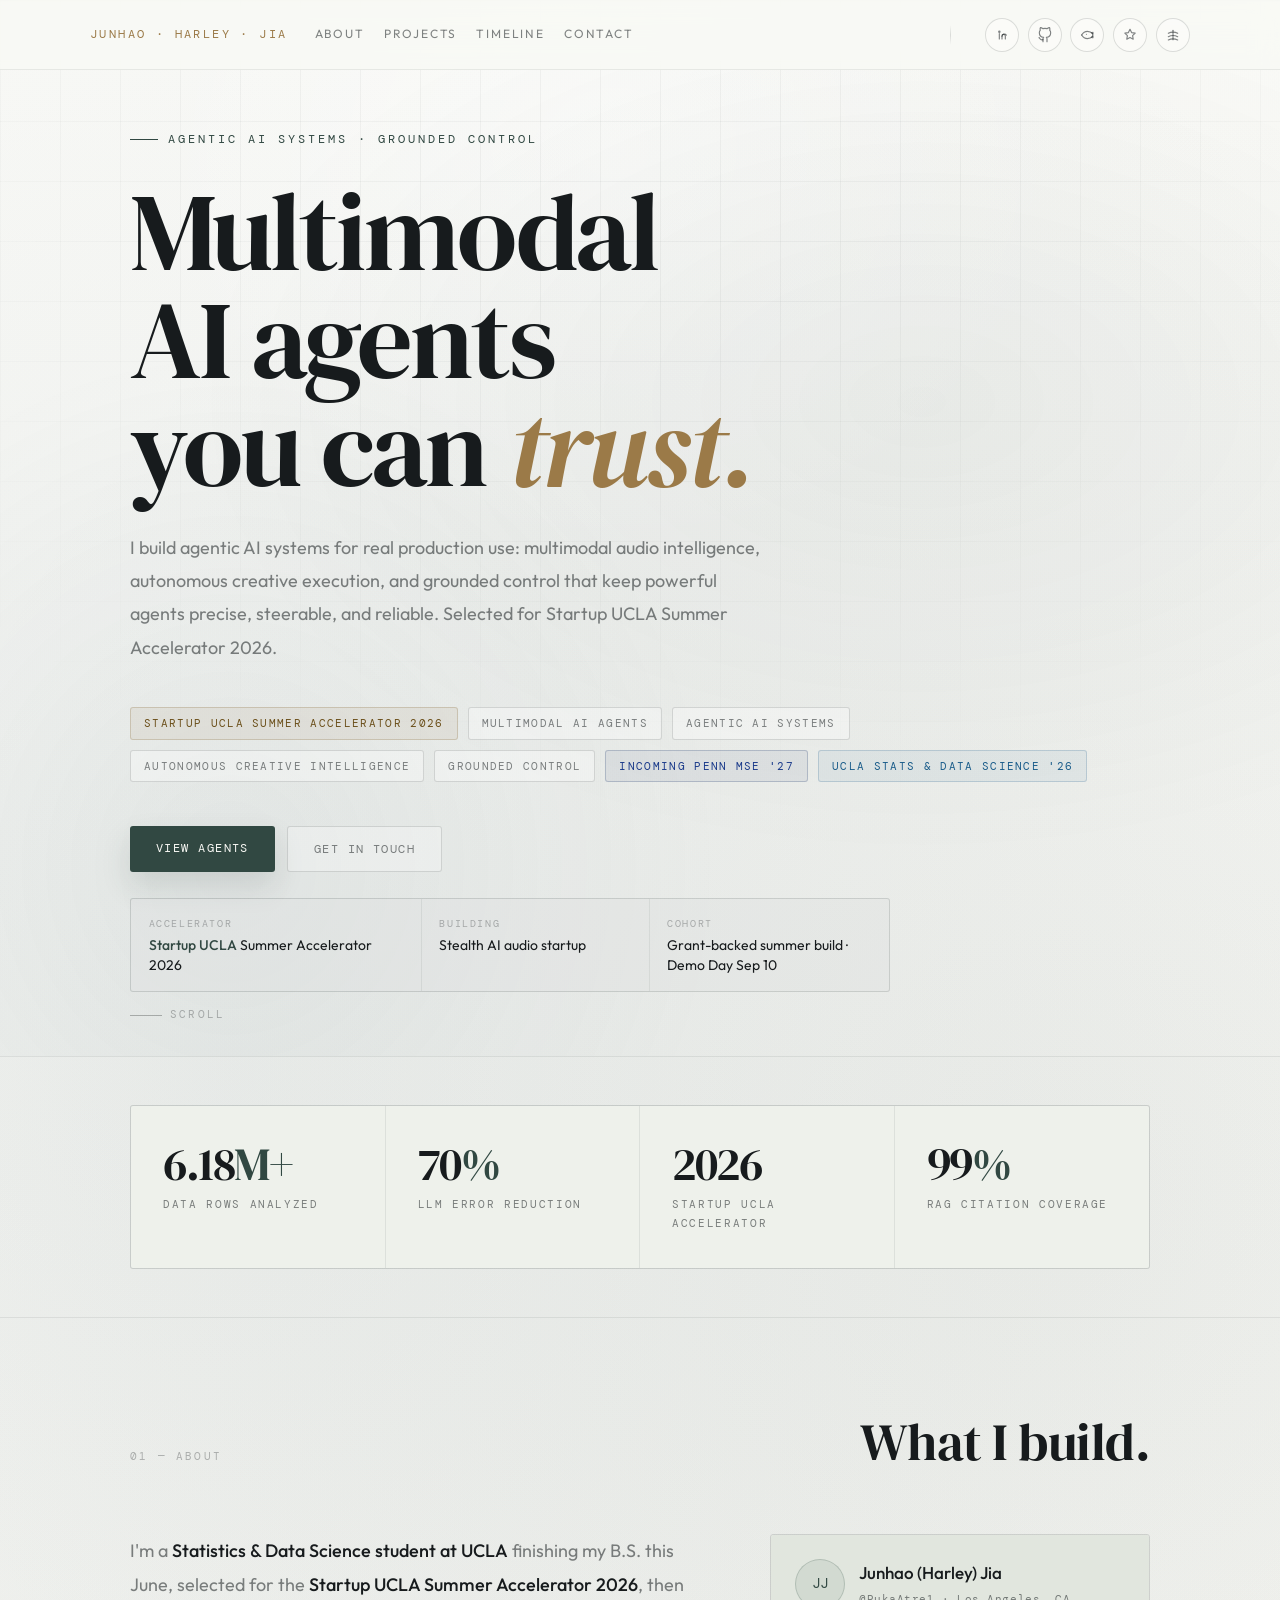
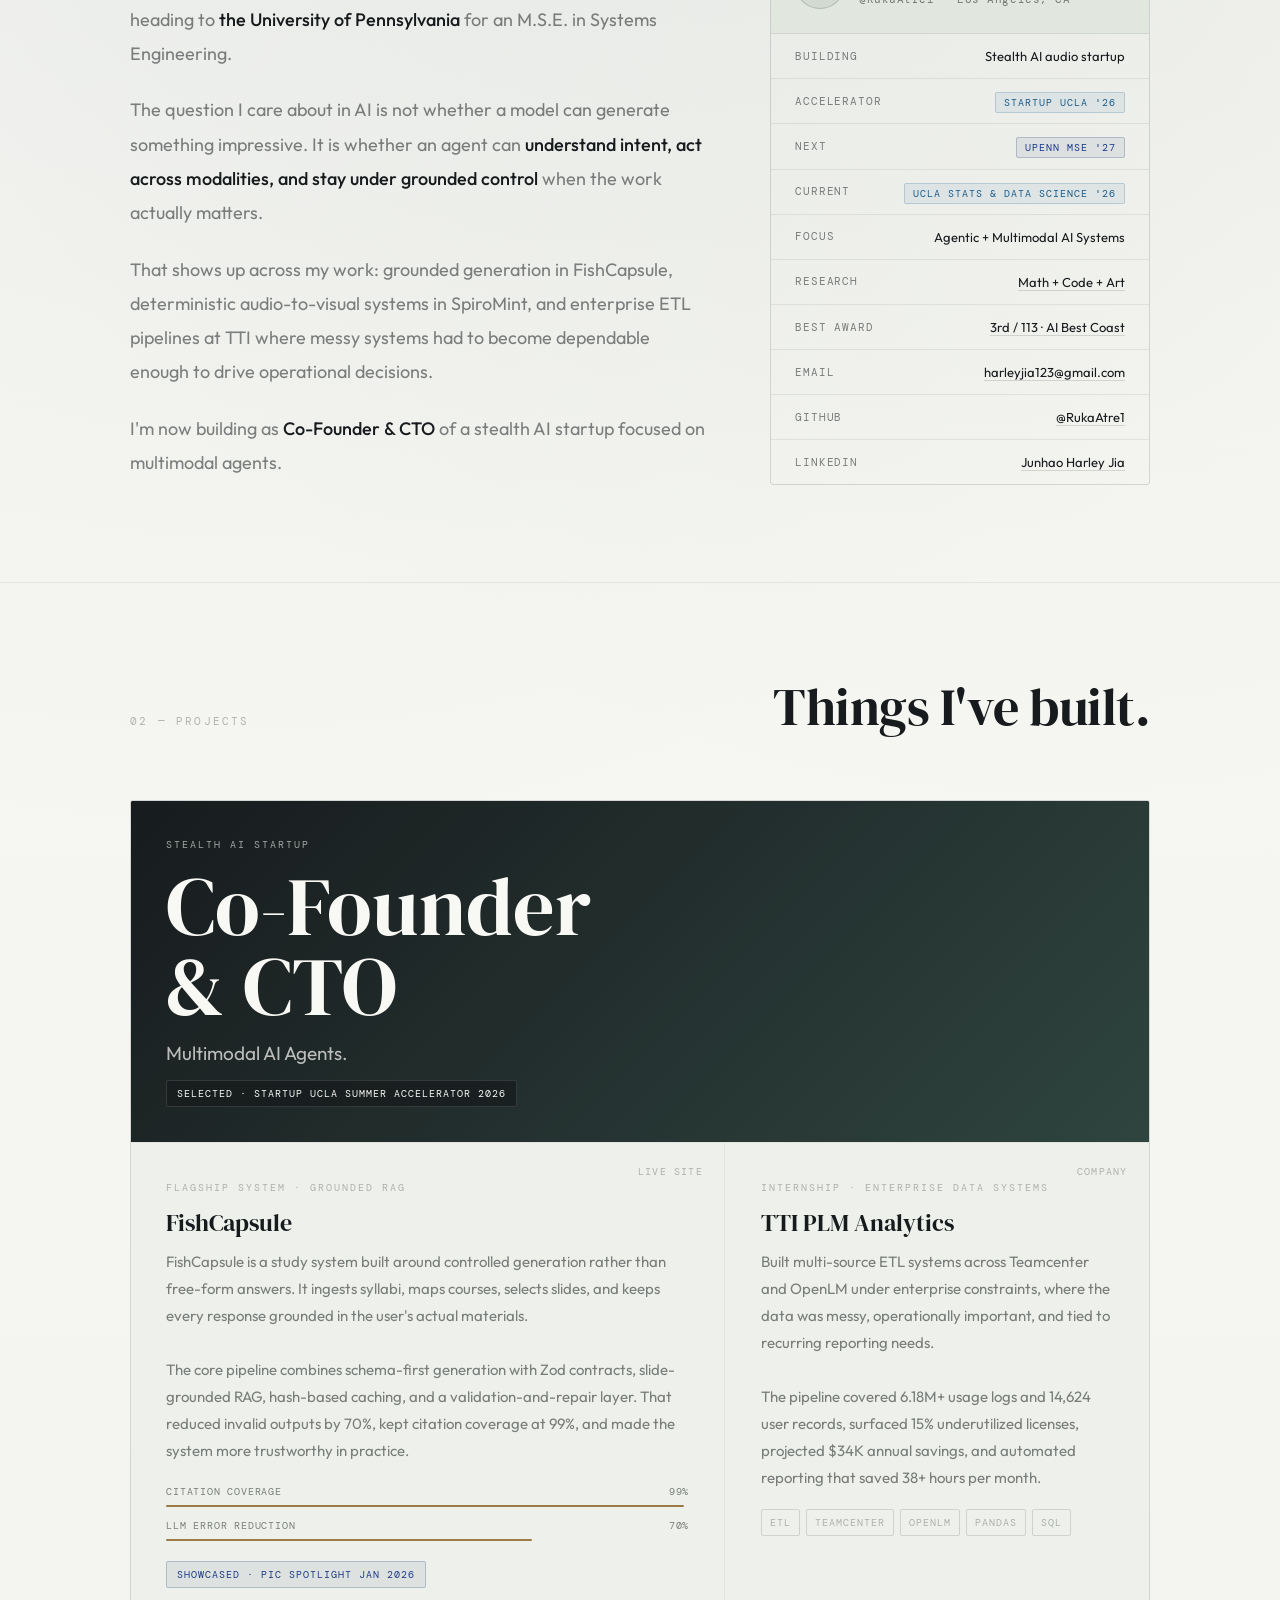
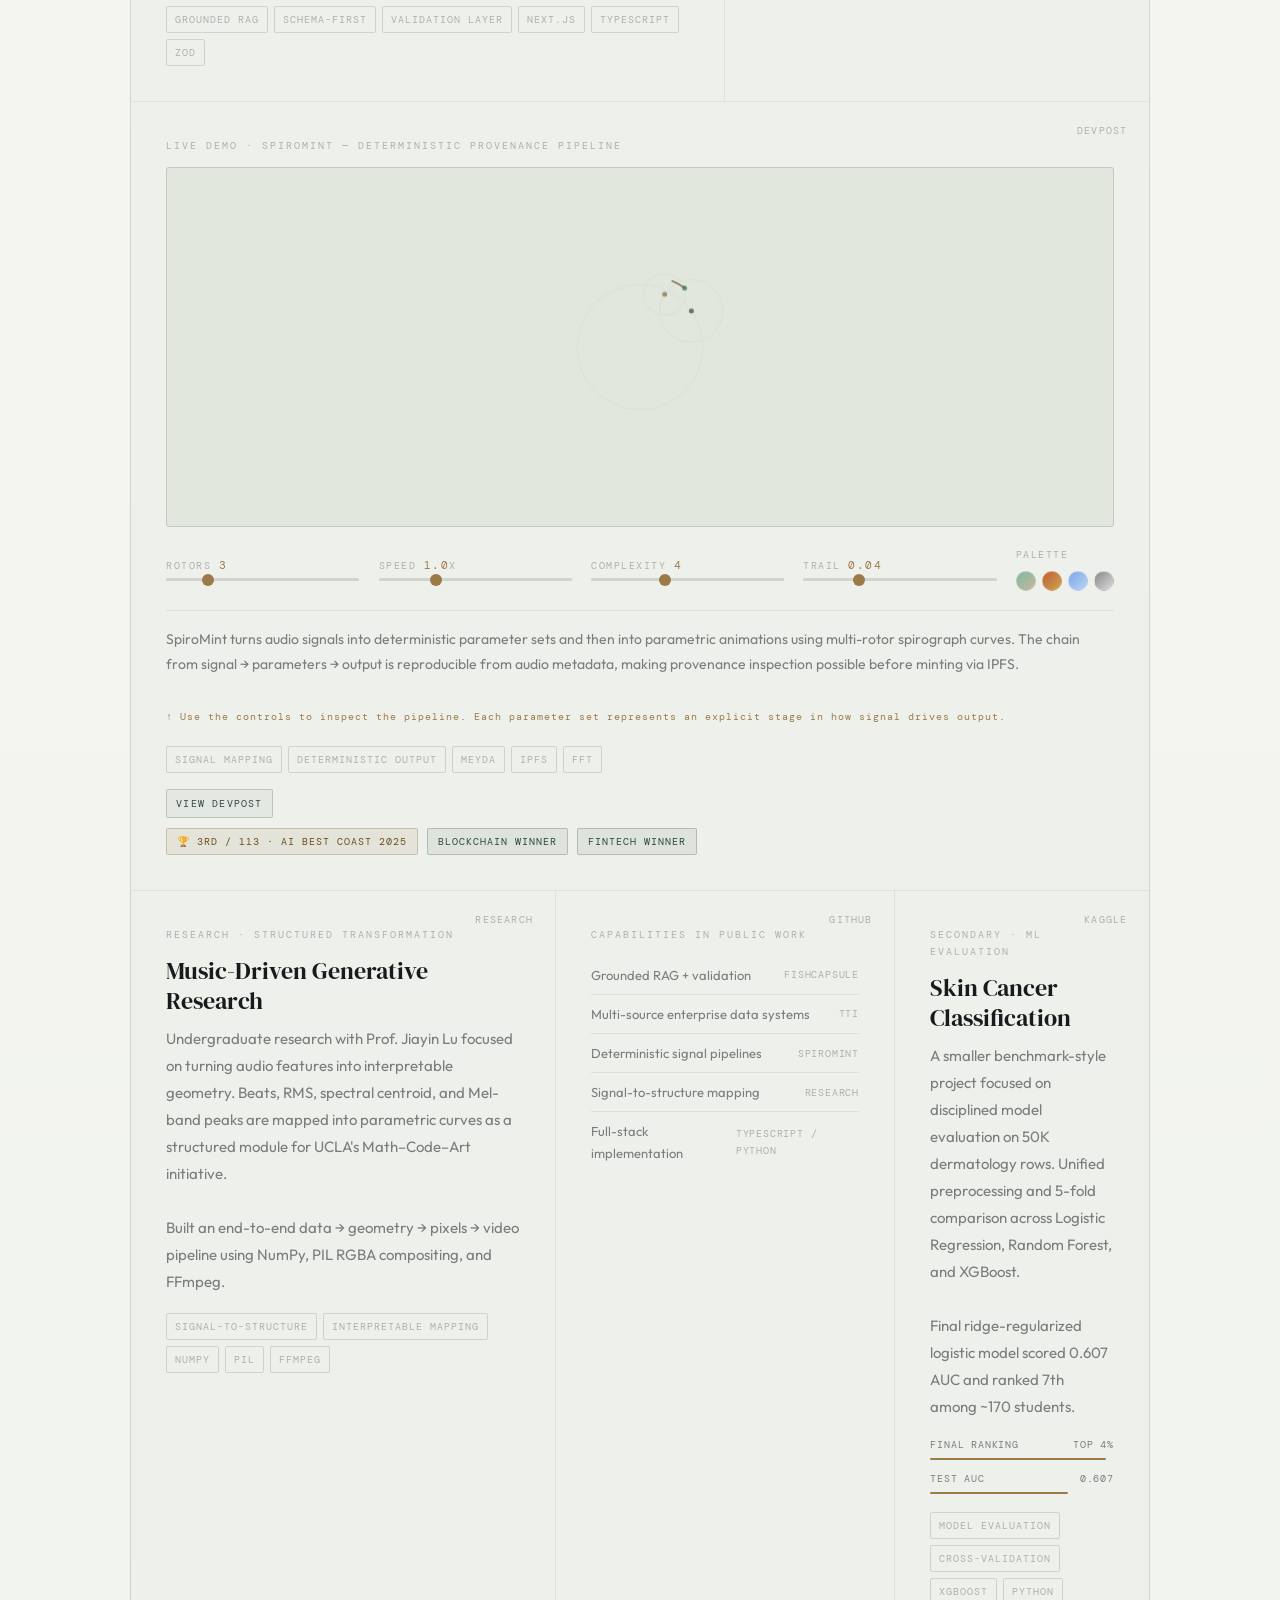
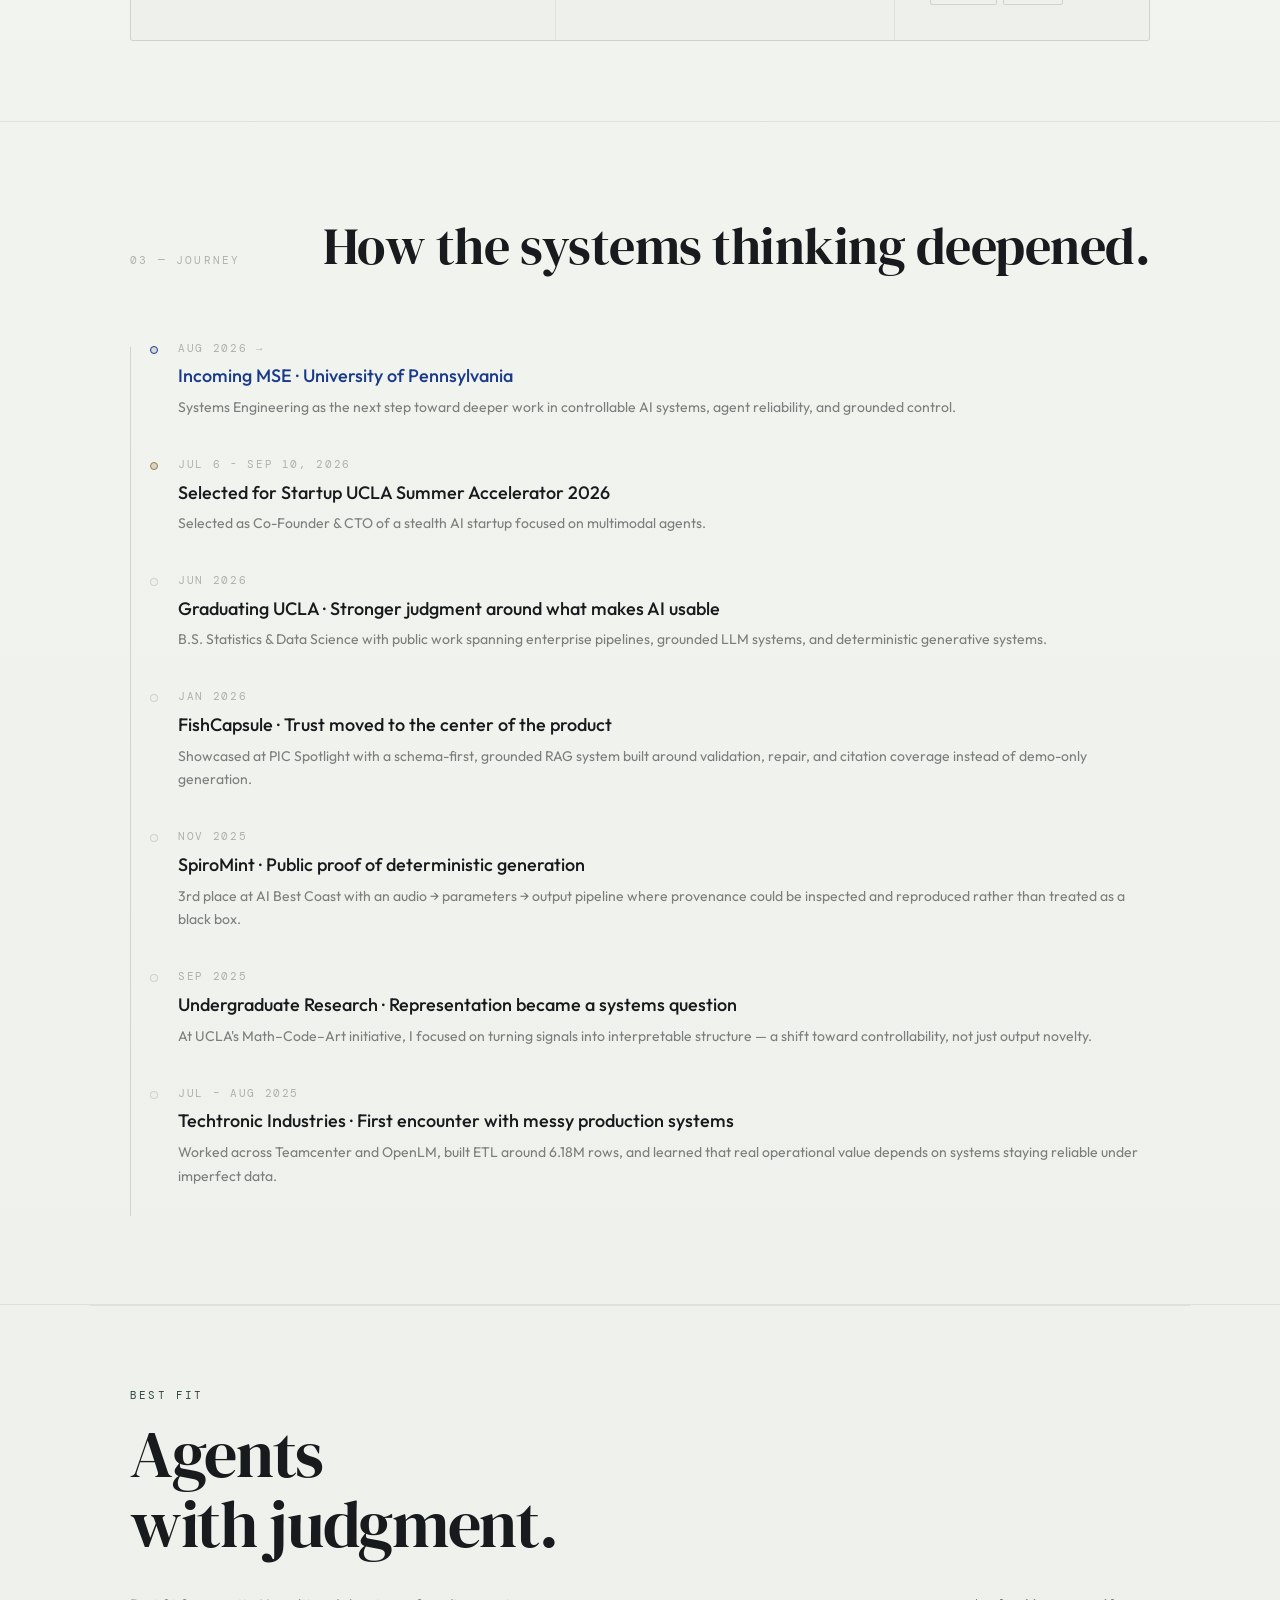
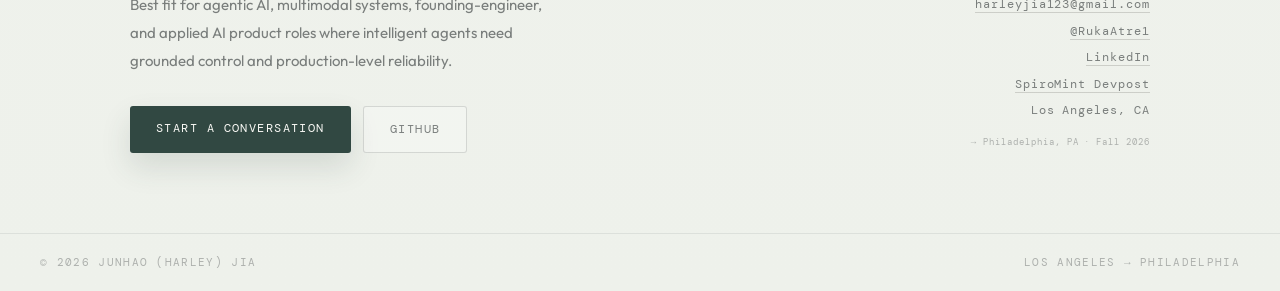
<file: index.html>
<!DOCTYPE html>
<html lang="en">
<head>
<meta charset="UTF-8">
<meta name="viewport" content="width=device-width, initial-scale=1.0">
<title>Junhao | Agentic AI & Multimodal Systems</title>
<meta name="description" content="Harley Jia builds agentic AI, multimodal AI agents, multimodal AI systems, grounded control systems, and controllable AI systems for real production use. Selected for Startup UCLA Summer Accelerator 2026.">
<link rel="preconnect" href="https://fonts.googleapis.com">
<link rel="preconnect" href="https://fonts.gstatic.com" crossorigin>
<link href="https://fonts.googleapis.com/css2?family=DM+Serif+Display:ital@0;1&family=DM+Mono:wght@300;400;500&family=Outfit:wght@300;400;500;600&display=swap" rel="stylesheet">
<style>
:root {
  --bg: #f7f7f3;
  --bg2: #eef1eb;
  --bg3: #e1e6de;
  --line: rgba(24,30,34,0.08);
  --line2: rgba(24,30,34,0.14);
  --text: #171b1d;
  --muted: rgba(23,27,29,0.54);
  --dim: rgba(23,27,29,0.3);
  --accent: #9b7a48;
  --accent2: #314842;
  --penn: #011F5B;
  --penn-l: #1a3a8a;
  --ucla: #1a5c8a;
  --gold: #9b7a48;
  --red: #7a3a2a;
  --radius: 3px;
  --font-display: 'DM Serif Display', Georgia, serif;
  --font-body: 'Outfit', sans-serif;
  --font-mono: 'DM Mono', monospace;
}

*, *::before, *::after { box-sizing: border-box; margin: 0; padding: 0; }

html { scroll-behavior: smooth; }

body {
  background:
    radial-gradient(circle at 18% 16%, rgba(128, 148, 156, 0.12), transparent 24%),
    radial-gradient(circle at 82% 18%, rgba(49, 72, 66, 0.06), transparent 22%),
    linear-gradient(180deg, #fbfbf8 0%, var(--bg) 26%, var(--bg2) 100%);
  color: var(--text);
  font-family: var(--font-body);
  font-size: 16px;
  line-height: 1.7;
  overflow-x: hidden;
  -webkit-font-smoothing: antialiased;
}

/* SCROLLBAR */
::-webkit-scrollbar { width: 4px; }
::-webkit-scrollbar-track { background: var(--bg3); }
::-webkit-scrollbar-thumb { background: rgba(26,26,24,0.2); border-radius: 2px; }

/* ── NAV ── */
nav {
  position: fixed; top: 0; left: 0; right: 0; z-index: 100;
  padding: 1.1rem 2.5rem;
  border-bottom: 0.5px solid var(--line);
  background: rgba(248,249,245,0.84);
  backdrop-filter: blur(14px);
  -webkit-backdrop-filter: blur(14px);
}
.nav-inner {
  max-width: 1100px;
  margin: 0 auto;
  display: flex;
  align-items: center;
  justify-content: space-between;
  gap: 1.6rem;
}
.nav-main {
  display: flex;
  align-items: center;
  gap: 1.7rem;
  min-width: 0;
}
.nav-name {
  font-family: var(--font-mono);
  font-size: 12px;
  letter-spacing: 0.2em;
  color: var(--accent);
  text-transform: uppercase;
}
.nav-links {
  display: flex; gap: 1.2rem;
  font-size: 12px; letter-spacing: 0.15em; text-transform: uppercase;
  color: var(--muted);
}
.nav-links a { color: inherit; text-decoration: none; transition: color 0.2s; }
.nav-links a:hover { color: var(--text); }
.nav-socials {
  display: flex;
  align-items: center;
  flex: 0 0 auto;
  padding-left: 2.2rem;
  gap: 0.55rem;
  position: relative;
}
.nav-socials::before {
  content: "";
  position: absolute;
  left: 0;
  top: 50%;
  width: 1px;
  height: 20px;
  background: linear-gradient(180deg, transparent, rgba(24,30,34,0.14), transparent);
  transform: translateY(-50%);
}
.nav-icon {
  width: 34px;
  height: 34px;
  border-radius: 999px;
  border: 0.5px solid var(--line2);
  color: var(--muted);
  background: rgba(255,255,255,0.36);
  text-decoration: none;
  display: inline-flex;
  align-items: center;
  justify-content: center;
  transition: transform 0.2s ease, border-color 0.2s ease, color 0.2s ease, background 0.2s ease;
}
.nav-icon:hover {
  transform: translateY(-1px);
  border-color: var(--accent);
  color: var(--text);
  background: rgba(155,122,72,0.07);
}
.nav-icon svg {
  width: 16px;
  height: 16px;
  stroke: currentColor;
  fill: none;
  stroke-width: 1.75;
  stroke-linecap: round;
  stroke-linejoin: round;
}

/* ── HERO ── */
.hero {
  min-height: 100vh;
  display: flex; flex-direction: column; justify-content: flex-end;
  padding: 8rem 0 4rem;
  position: relative; overflow: hidden;
}
.hero-bg {
  position: absolute; inset: 0; z-index: 0;
  background: radial-gradient(ellipse 82% 62% at 72% 38%, rgba(49,72,66,0.06) 0%, transparent 70%),
              radial-gradient(ellipse 64% 82% at 18% 82%, rgba(128,148,156,0.08) 0%, transparent 60%),
              radial-gradient(ellipse 52% 54% at 48% 14%, rgba(255,255,255,0.42) 0%, transparent 72%);
}
/* grid texture */
.hero-bg::after {
  content: '';
  position: absolute; inset: 0;
  background-image:
    linear-gradient(rgba(24,30,34,0.04) 1px, transparent 1px),
    linear-gradient(90deg, rgba(24,30,34,0.04) 1px, transparent 1px);
  background-size: 60px 60px;
  mask-image: radial-gradient(ellipse 100% 100% at 50% 0%, black 30%, transparent 80%);
}

.hero-content {
  position: relative;
  z-index: 1;
  width: min(100%, 1100px);
  margin: 0 auto;
  padding: 0 2.5rem;
}

.hero-eyebrow {
  font-family: var(--font-mono);
  font-size: 12px; letter-spacing: 0.25em; text-transform: uppercase;
  color: var(--accent2); margin-bottom: 1.8rem;
  display: flex; align-items: center; gap: 10px;
}
.hero-eyebrow::before {
  content: ''; display: inline-block;
  width: 28px; height: 0.5px; background: var(--accent2);
}

.hero-h1 {
  font-family: var(--font-display);
  font-size: clamp(64px, 8.6vw, 112px);
  font-weight: 400; line-height: 0.98;
  letter-spacing: -0.025em;
  color: var(--text);
  margin-bottom: 1.8rem;
}
.hero-h1 em {
  font-style: italic; color: var(--accent);
}

.hero-sub {
  font-size: 18px; line-height: 1.85;
  color: var(--muted); max-width: 640px;
  margin-bottom: 2.7rem;
}

.hero-tags { display: flex; flex-wrap: wrap; gap: 10px; margin-bottom: 2.7rem; }
.tag {
  font-family: var(--font-mono);
  font-size: 11px; letter-spacing: 0.12em; text-transform: uppercase;
  padding: 6px 13px;
  border: 0.5px solid var(--line2);
  color: var(--muted); border-radius: var(--radius);
  background: rgba(255,255,255,0.34);
  transition: border-color 0.2s, color 0.2s, background 0.2s;
}
.tag:hover { border-color: var(--accent); color: var(--accent); background: rgba(255,255,255,0.7); }
.tag-penn {
  background: rgba(1,31,91,0.06); border-color: rgba(1,31,91,0.2);
  color: #1a3a8a;
}
.tag-ucla {
  background: rgba(26,92,138,0.06); border-color: rgba(26,92,138,0.2);
  color: #1a5c8a;
}
.tag-accelerator {
  background: rgba(138,108,58,0.08);
  border-color: rgba(138,108,58,0.26);
  color: #6b4f1a;
}

.hero-btns { display: flex; gap: 12px; flex-wrap: wrap; }
.btn {
  font-family: var(--font-mono);
  font-size: 12px; letter-spacing: 0.12em; text-transform: uppercase;
  padding: 12px 26px; cursor: pointer; border-radius: var(--radius);
  transition: all 0.2s; text-decoration: none; display: inline-block;
}
.btn-fill {
  background: var(--accent2); color: #f8f8f4;
  border: none;
  box-shadow: 0 14px 30px rgba(49,72,66,0.14);
}
.btn-fill:hover { background: #273a35; }
.btn-out {
  background: rgba(255,255,255,0.28); color: var(--muted);
  border: 0.5px solid var(--line2);
}
.btn-out:hover { border-color: var(--accent); color: var(--accent); background: rgba(255,255,255,0.72); }

.founder-signal {
  display: grid;
  grid-template-columns: 1.15fr 0.9fr 0.95fr;
  gap: 1px;
  width: min(100%, 760px);
  margin-top: 1.6rem;
  background: var(--line);
  border: 0.5px solid var(--line);
  border-radius: var(--radius);
  overflow: hidden;
}
.founder-cell {
  padding: 1rem 1.1rem;
  background: rgba(255,255,255,0.34);
}
.founder-k {
  font-family: var(--font-mono);
  font-size: 10px;
  letter-spacing: 0.16em;
  text-transform: uppercase;
  color: var(--dim);
  margin-bottom: 3px;
}
.founder-v {
  font-size: 14px;
  line-height: 1.45;
  color: var(--text);
}
.founder-v strong {
  color: var(--accent2);
  font-weight: 500;
}

/* scroll indicator */
.scroll-hint {
  position: absolute; bottom: 2rem; left: max(2.5rem, calc((100vw - 1100px) / 2 + 2.5rem)); z-index: 1;
  font-family: var(--font-mono); font-size: 11px; letter-spacing: 0.2em;
  text-transform: uppercase; color: var(--dim);
  display: flex; align-items: center; gap: 8px;
}
.scroll-line {
  width: 32px; height: 0.5px; background: var(--dim);
  position: relative; overflow: hidden;
}
.scroll-line::after {
  content: '';
  position: absolute; top: 0; left: -100%; width: 100%; height: 100%;
  background: var(--accent);
  animation: scanline 2s ease-in-out infinite;
}
@keyframes scanline { 0%,100%{left:-100%} 50%{left:100%} }

/* ── SECTION BASE ── */
section { border-top: 0.5px solid var(--line); }
.section-inner { max-width: 1100px; margin: 0 auto; padding: 5rem 2.5rem; }
.sec-header {
  display: flex; justify-content: space-between; align-items: baseline;
  margin-bottom: 3rem;
}
.sec-num {
  font-family: var(--font-mono);
  font-size: 11px; letter-spacing: 0.2em;
  color: var(--dim); text-transform: uppercase;
}
.sec-title {
  font-family: var(--font-display);
  font-size: clamp(34px, 4.6vw, 52px);
  font-weight: 400; color: var(--text);
  letter-spacing: -0.01em;
}
.text-link {
  color: inherit;
  text-decoration: none;
  border-bottom: 0.5px solid rgba(26,26,24,0.16);
  transition: color 0.2s ease, border-color 0.2s ease;
}
.text-link:hover {
  color: var(--accent);
  border-color: currentColor;
}

/* ── STATS ── */
.stats-grid {
  display: grid;
  grid-template-columns: repeat(4, 1fr);
  gap: 0; background: var(--line);
  border: 0.5px solid var(--line);
  border-radius: var(--radius); overflow: hidden;
}
.stat-card {
  background: var(--bg2); padding: 2.2rem 2rem;
  border-right: 0.5px solid var(--line);
  transition: background 0.2s;
}
.stat-card:last-child { border-right: none; }
.stat-card:hover { background: var(--bg3); }
.stat-n {
  font-family: var(--font-display);
  font-size: 46px; color: var(--text);
  letter-spacing: -0.03em; line-height: 1;
  margin-bottom: 8px;
}
.stat-n span { color: var(--accent2); }
.stat-l {
  font-family: var(--font-mono);
  font-size: 11px; letter-spacing: 0.15em;
  text-transform: uppercase; color: var(--muted);
}

/* ── BENTO PROJECTS ── */
.bento {
  display: grid;
  grid-template-columns: repeat(12, 1fr);
  grid-template-rows: auto;
  gap: 1px; background: var(--line);
  border: 0.5px solid var(--line);
  border-radius: var(--radius); overflow: hidden;
}
.bc {
  background: var(--bg2);
  padding: 2.2rem;
  transition: background 0.2s;
  position: relative; overflow: hidden;
}
.bc:hover { background: var(--bg3); }
.bc-link-card {
  display: block;
  color: inherit;
  text-decoration: none;
  cursor: pointer;
}
.bc-clickable {
  cursor: pointer;
}
.bc-link-mark {
  position: absolute;
  top: 1.25rem;
  right: 1.35rem;
  font-family: var(--font-mono);
  font-size: 10px;
  letter-spacing: 0.12em;
  text-transform: uppercase;
  color: var(--dim);
  transition: color 0.2s ease, transform 0.2s ease;
}
.bc-link-card:hover .bc-link-mark,
.bc-clickable:hover .bc-link-mark {
  color: var(--accent);
  transform: translateX(2px);
}
.bc-link-row {
  display: flex;
  flex-wrap: wrap;
  gap: 8px;
  margin-top: 1rem;
}
.bc-inline-link {
  font-family: var(--font-mono);
  font-size: 10px;
  letter-spacing: 0.12em;
  text-transform: uppercase;
  color: var(--accent2);
  text-decoration: none;
  border: 0.5px solid rgba(45,74,62,0.22);
  background: rgba(45,74,62,0.05);
  padding: 5px 9px;
  border-radius: 2px;
  transition: color 0.2s ease, border-color 0.2s ease, background 0.2s ease;
}
.bc-inline-link:hover {
  color: var(--text);
  border-color: var(--accent);
  background: rgba(138,108,58,0.08);
}
.bc-label {
  font-family: var(--font-mono);
  font-size: 10px; letter-spacing: 0.2em;
  text-transform: uppercase; color: var(--dim);
  margin-bottom: 0.8rem;
}
.bc-title {
  font-family: var(--font-display);
  font-size: 24px; font-weight: 400;
  color: var(--text); line-height: 1.25;
  margin-bottom: 0.6rem;
}
.bc-body {
  font-size: 15px; color: var(--muted); line-height: 1.8;
}

.bc-tags { display: flex; flex-wrap: wrap; gap: 6px; margin-top: 1.1rem; }
.bc-tag {
  font-family: var(--font-mono);
  font-size: 10px; letter-spacing: 0.1em;
  text-transform: uppercase; padding: 4px 8px;
  border: 0.5px solid var(--line2); color: var(--dim);
  border-radius: 2px;
}

.award-pill {
  display: inline-flex; align-items: center; gap: 6px;
  font-family: var(--font-mono);
  font-size: 10px; letter-spacing: 0.1em; text-transform: uppercase;
  padding: 4px 10px; border-radius: 2px; margin-top: 10px;
}
.award-gold { background: rgba(138,108,58,0.1); color: #6b4f1a; border: 0.5px solid rgba(138,108,58,0.3); }
.award-blue { background: rgba(1,31,91,0.07); color: #1a3a8a; border: 0.5px solid rgba(1,31,91,0.2); }
.award-green { background: rgba(45,74,62,0.08); color: #2d4a3e; border: 0.5px solid rgba(45,74,62,0.25); }
.award-dark { background: rgba(23,27,29,0.72); color: #f8f8f4; border: 0.5px solid rgba(255,255,255,0.12); }

/* grid spans */
.b-stealth { grid-column: span 12; }
.b-demo    { grid-column: span 12; }
.b-fish    { grid-column: span 7; }
.b-spiro   { grid-column: span 5; }
.b-ml      { grid-column: span 5; }
.b-tti     { grid-column: span 4; }
.b-research{ grid-column: span 3; }

/* progress bars */
.prog { margin-top: 1.2rem; }
.prog-row { margin-bottom: 10px; }
.prog-meta {
  display: flex; justify-content: space-between;
  font-family: var(--font-mono); font-size: 10px;
  text-transform: uppercase; letter-spacing: 0.08em;
  color: var(--muted); margin-bottom: 5px;
}
.prog-bar { height: 2px; background: rgba(255,255,255,0.06); border-radius: 1px; }
.prog-fill { height: 100%; border-radius: 1px; background: var(--accent); }

/* ── DEMO SECTION ── */
#demo-canvas-wrap {
  width: 100%; height: 360px;
  background: var(--bg3); border-radius: var(--radius);
  border: 0.5px solid var(--line2);
  position: relative; overflow: hidden;
  margin-bottom: 1.2rem;
}
canvas#spirodemo {
  width: 100%; height: 100%;
  display: block;
}
.demo-controls {
  display: flex; flex-wrap: wrap; gap: 1.2rem;
  align-items: center; margin-top: 1rem;
}
.demo-ctrl-group { display: flex; flex-direction: column; gap: 4px; flex: 1; min-width: 120px; }
.demo-ctrl-label {
  font-family: var(--font-mono);
  font-size: 10px; letter-spacing: 0.15em;
  text-transform: uppercase; color: var(--dim);
}
input[type=range] {
  -webkit-appearance: none; width: 100%; height: 3px;
  background: var(--line2); outline: none; border-radius: 1px;
}
input[type=range]::-webkit-slider-thumb {
  -webkit-appearance: none; width: 12px; height: 12px;
  border-radius: 50%; background: var(--accent); cursor: pointer;
}
.demo-val {
  font-family: var(--font-mono); font-size: 11px;
  color: var(--accent); text-align: right;
}
.demo-desc {
  font-size: 14px; color: var(--muted); line-height: 1.8; margin-top: 1.2rem;
  border-top: 0.5px solid var(--line); padding-top: 1rem;
}

/* ── TIMELINE ── */
/* stealth agent card */
.b-stealth {
  min-height: 300px;
  display: grid;
  grid-template-columns: 1fr;
  align-items: end;
  background:
    linear-gradient(135deg, rgba(23,27,29,0.97), rgba(49,72,66,0.92)),
    var(--text);
  color: #f8f8f4;
}
.b-stealth:hover {
  background:
    linear-gradient(135deg, rgba(23,27,29,0.98), rgba(49,72,66,0.96)),
    var(--text);
}
.b-stealth .bc-label,
.b-stealth .bc-link-mark,
.b-stealth .bc-body,
.b-stealth .bc-tag,
.b-stealth .skill-name,
.b-stealth .skill-proof {
  color: rgba(248,248,244,0.62);
}
.b-stealth .bc-title {
  color: #f8f8f4;
  font-size: clamp(46px, 6.4vw, 86px);
  line-height: 0.98;
  max-width: 12ch;
}
.b-stealth .bc-body {
  max-width: 54ch;
  font-size: 19px;
  color: rgba(248,248,244,0.72);
}
.b-stealth .bc-tag {
  border-color: rgba(255,255,255,0.14);
}
.timeline { position: relative; padding-left: 1.5rem; display: flex; flex-direction: column-reverse; }
.timeline::before {
  content: '';
  position: absolute; left: 0; top: 8px; bottom: 8px;
  width: 0.5px; background: var(--line2);
}
.t-item {
  position: relative;
  padding: 0 0 2.2rem 1.5rem;
}
.t-item::before {
  content: '';
  position: absolute; left: -4.5px; top: 7px;
  width: 8px; height: 8px; border-radius: 50%;
  background: var(--bg2); border: 0.5px solid var(--line2);
  transition: border-color 0.3s, background 0.3s;
}
.t-item:hover::before {
  border-color: var(--accent); background: var(--accent);
}
.t-item.future::before {
  border-color: #1a3a8a; background: rgba(1,31,91,0.12);
}
.t-item.highlight::before {
  border-color: var(--accent);
  background: rgba(138,108,58,0.22);
}
.t-year {
  font-family: var(--font-mono); font-size: 11px;
  letter-spacing: 0.15em; text-transform: uppercase;
  color: var(--dim); margin-bottom: 4px;
}
.t-main { font-size: 18px; font-weight: 500; color: var(--text); margin-bottom: 4px; }
.t-sub { font-size: 14px; color: var(--muted); }

/* ── PROFILE / ABOUT ── */
.about-grid {
  display: grid; grid-template-columns: 1fr 380px; gap: 4rem; align-items: start;
}
.about-text p { font-size: 18px; color: var(--muted); line-height: 1.9; margin-bottom: 1.4rem; }
.about-text p strong { color: var(--text); font-weight: 500; }

.profile-card-full {
  border: 0.5px solid var(--line2); border-radius: var(--radius); overflow: hidden;
}
.pc-header {
  padding: 1.5rem; background: var(--bg3);
  border-bottom: 0.5px solid var(--line);
  display: flex; align-items: center; gap: 14px;
}
.avatar-circle {
  width: 50px; height: 50px; border-radius: 50%;
  background: rgba(45,74,62,0.08);
  border: 0.5px solid rgba(45,74,62,0.2);
  display: flex; align-items: center; justify-content: center;
  font-family: var(--font-mono); font-size: 14px; color: var(--accent2);
}
.pc-name { font-size: 17px; font-weight: 500; color: var(--text); }
.pc-handle { font-family: var(--font-mono); font-size: 11px; color: var(--muted); margin-top: 2px; letter-spacing: 0.05em; }
.pc-rows {}
.pc-row {
  display: flex; justify-content: space-between; align-items: center;
  padding: 11px 1.5rem; border-bottom: 0.5px solid var(--line);
  font-size: 13px;
}
.pc-row:last-child { border-bottom: none; }
.pc-key { color: var(--muted); font-family: var(--font-mono); font-size: 11px; letter-spacing: 0.08em; text-transform: uppercase; }
.pc-val { color: var(--text); text-align: right; font-size: 13px; }
.pc-val a {
  color: inherit;
  text-decoration: none;
  border-bottom: 0.5px solid rgba(26,26,24,0.14);
  transition: color 0.2s ease, border-color 0.2s ease;
}
.pc-val a:hover {
  color: var(--accent);
  border-color: currentColor;
}
.pill {
  font-family: var(--font-mono); font-size: 10px;
  letter-spacing: 0.1em; text-transform: uppercase;
  padding: 3px 8px; border-radius: 2px;
}
.pill-penn { background: rgba(1,31,91,0.07); color: #1a3a8a; border: 0.5px solid rgba(1,31,91,0.2); }
.pill-ucla { background: rgba(26,92,138,0.07); color: #1a5c8a; border: 0.5px solid rgba(26,92,138,0.2); }

/* ── SKILLS ── */
.skills-grid { display: grid; grid-template-columns: repeat(3,1fr); gap: 1px; background: var(--line); border: 0.5px solid var(--line); border-radius: var(--radius); overflow: hidden; }
.skill-group { background: var(--bg2); padding: 1.5rem; }
.skill-group-title {
  font-family: var(--font-mono); font-size: 11px; letter-spacing: 0.18em;
  text-transform: uppercase; color: var(--accent); margin-bottom: 1rem;
}
.skill-item {
  display: flex; justify-content: space-between; align-items: center;
  padding: 8px 0; border-bottom: 0.5px solid var(--line); font-size: 13px;
}
.skill-item:last-child { border-bottom: none; }
.skill-name { color: var(--muted); }
.skill-dots { display: flex; gap: 3px; }
.dot { width: 5px; height: 5px; border-radius: 50%; background: var(--line2); }
.dot.on { background: var(--accent); }
.skill-proof {
  font-family: var(--font-mono);
  font-size: 10px;
  letter-spacing: 0.08em;
  text-transform: uppercase;
  color: var(--dim);
}

/* ── CONTACT ── */
.contact-section {
  border-top: 0.5px solid var(--line);
  padding: 5rem 2.5rem;
  max-width: 1100px; margin: 0 auto;
  display: flex; justify-content: space-between; align-items: flex-end;
}
.contact-left {}
.contact-eyebrow {
  font-family: var(--font-mono); font-size: 11px;
  letter-spacing: 0.2em; text-transform: uppercase;
  color: var(--accent2); margin-bottom: 1rem;
}
.contact-h2 {
  font-family: var(--font-display);
  font-size: clamp(42px, 5.4vw, 66px);
  font-weight: 400; color: var(--text);
  line-height: 1.05; letter-spacing: -0.02em;
  margin-bottom: 2rem;
}
.contact-right {
  text-align: right;
  font-family: var(--font-mono); font-size: 12px;
  letter-spacing: 0.08em; color: var(--muted);
  line-height: 2.2;
}

/* ── FOOTER ── */
footer {
  border-top: 0.5px solid var(--line);
  padding: 1.2rem 2.5rem;
  display: flex; justify-content: space-between; align-items: center;
  font-family: var(--font-mono); font-size: 11px;
  letter-spacing: 0.12em; text-transform: uppercase; color: var(--dim);
}

/* ── ANIMATIONS ── */
.fade-in { opacity: 0; transform: translateY(20px); transition: opacity 0.7s ease, transform 0.7s ease; }
.fade-in.visible { opacity: 1; transform: translateY(0); }

/* ── RESPONSIVE ── */
@media (max-width: 768px) {
  .stats-grid { grid-template-columns: repeat(2,1fr); }
  .founder-signal { grid-template-columns: 1fr; }
  .b-stealth { grid-template-columns: 1fr; gap: 1.6rem; }
  .b-fish, .b-spiro, .b-ml, .b-tti, .b-research { grid-column: span 12; }
  .about-grid { grid-template-columns: 1fr; }
  .skills-grid { grid-template-columns: 1fr; }
  .contact-section { flex-direction: column; gap: 2rem; }
  .contact-right { text-align: left; }
  nav { padding: 1rem 1.5rem; }
  .nav-inner { gap: 0.85rem; flex-wrap: wrap; }
  .nav-main { width: 100%; flex-direction: column; align-items: flex-start; gap: 0.85rem; }
  .nav-links { gap: 1.15rem; flex-wrap: wrap; }
  .nav-socials { padding-left: 0; gap: 0.45rem; }
  .nav-socials::before { display: none; }
  .nav-icon { width: 31px; height: 31px; }
  .hero { padding: 7rem 0 3rem; }
  .hero-content { padding: 0 1.5rem; }
  .hero-eyebrow { flex-wrap: wrap; line-height: 1.8; letter-spacing: 0.18em; }
  .hero-h1 { font-size: 46px; }
  .hero-sub, .about-text p { font-size: 16px; }
  .scroll-hint { left: 1.5rem; bottom: 1.5rem; }
  .section-inner { padding: 3.5rem 1.5rem; }
}
</style>
</head>
<body>

<!-- NAV -->
<nav>
  <div class="nav-inner">
    <div class="nav-main">
    <div class="nav-name">Junhao · Harley · Jia</div>
      <div class="nav-links">
        <a href="#about">About</a>
        <a href="#projects">Projects</a>
        <a href="#timeline">Timeline</a>
        <a href="#contact">Contact</a>
      </div>
    </div>
    <div class="nav-socials" aria-label="External links">
        <a class="nav-icon" href="https://www.linkedin.com/in/junhao-harley-jia" target="_blank" rel="noreferrer" aria-label="LinkedIn" title="LinkedIn">
          <svg viewBox="0 0 24 24" aria-hidden="true">
            <path d="M8 10v8"></path>
            <path d="M12 18v-4.5a2.5 2.5 0 0 1 5 0V18"></path>
            <path d="M12 14a3.5 3.5 0 0 1 6.5-1.8"></path>
            <circle cx="8" cy="7" r="1"></circle>
          </svg>
        </a>
        <a class="nav-icon" href="https://github.com/RukaAtre1" target="_blank" rel="noreferrer" aria-label="GitHub" title="GitHub">
          <svg viewBox="0 0 24 24" aria-hidden="true">
            <path d="M9 19c-4.5 1.4-4.5-2.5-6-3"></path>
            <path d="M15 22v-3.87a3.37 3.37 0 0 0-.94-2.61c3.14-.35 6.44-1.54 6.44-7A5.44 5.44 0 0 0 19 4.77 5.07 5.07 0 0 0 18.91 1S17.73.65 15 2.48a13.38 13.38 0 0 0-6 0C6.27.65 5.09 1 5.09 1A5.07 5.07 0 0 0 5 4.77 5.44 5.44 0 0 0 3.5 8.5c0 5.42 3.3 6.61 6.44 7A3.37 3.37 0 0 0 9 18.13V22"></path>
          </svg>
        </a>
        <a class="nav-icon" href="https://fish-capsule.vercel.app/" target="_blank" rel="noreferrer" aria-label="FishCapsule" title="FishCapsule">
          <svg viewBox="0 0 24 24" aria-hidden="true">
            <path d="M4 12c2.2-3.6 5.05-5.4 8.56-5.4 3.12 0 5.93 1.22 8.44 3.65"></path>
            <path d="M4 12c2.2 3.6 5.05 5.4 8.56 5.4 3.12 0 5.93-1.22 8.44-3.65"></path>
            <path d="M18.5 8.8c.9-.42 1.73-.69 2.5-.8-.33 1.02-.5 2.36-.5 4s.17 2.98.5 4c-.77-.11-1.6-.38-2.5-.8"></path>
            <circle cx="11.2" cy="10.9" r="0.9" fill="currentColor" stroke="none"></circle>
          </svg>
        </a>
        <a class="nav-icon" href="https://devpost.com/software/spiromint" target="_blank" rel="noreferrer" aria-label="SpiroMint Devpost" title="SpiroMint Devpost">
          <svg viewBox="0 0 24 24" aria-hidden="true">
            <path d="M12 3.5l2.4 4.86 5.36.78-3.88 3.78.92 5.34L12 15.8l-4.8 2.46.92-5.34L4.24 9.14l5.36-.78z"></path>
          </svg>
        </a>
        <a class="nav-icon" href="https://jlu227.wixsite.com/kay-lu/teaching" target="_blank" rel="noreferrer" aria-label="Research and teaching" title="Research and Teaching">
          <svg viewBox="0 0 24 24" aria-hidden="true">
            <path d="M12 5v14"></path>
            <path d="M5 9.5c2.2-1.2 4.54-1.8 7-1.8s4.8.6 7 1.8"></path>
            <path d="M5 14.5c2.2-1.2 4.54-1.8 7-1.8s4.8.6 7 1.8"></path>
            <path d="M5 19.5c2.2-1.2 4.54-1.8 7-1.8s4.8.6 7 1.8"></path>
          </svg>
        </a>
    </div>
  </div>
</nav>

<!-- HERO -->
<section class="hero" id="top">
  <div class="hero-bg"></div>
  <div class="hero-content">
    <div class="hero-eyebrow">Agentic AI Systems · Grounded Control</div>
    <h1 class="hero-h1">
      Multimodal<br>
      AI agents<br>
      you can <em>trust.</em>
    </h1>
    <p class="hero-sub">
          I build agentic AI systems for real production use: multimodal audio intelligence, autonomous creative execution, and grounded control that keep powerful agents precise, steerable, and reliable. Selected for Startup UCLA Summer Accelerator 2026.
    </p>
    <div class="hero-tags">
      <span class="tag tag-accelerator">Startup UCLA Summer Accelerator 2026</span>
      <span class="tag">Multimodal AI Agents</span>
      <span class="tag">Agentic AI Systems</span>
      <span class="tag">Autonomous Creative Intelligence</span>
      <span class="tag">Grounded Control</span>
      <span class="tag tag-penn">Incoming Penn MSE '27</span>
      <span class="tag tag-ucla">UCLA Stats & Data Science '26</span>
    </div>
    <div class="hero-btns">
      <a href="#projects" class="btn btn-fill">View Agents</a>
      <a href="#contact" class="btn btn-out">Get in Touch</a>
    </div>
    <div class="founder-signal" aria-label="Startup UCLA accelerator signal">
      <div class="founder-cell">
        <div class="founder-k">Accelerator</div>
        <div class="founder-v"><strong>Startup UCLA</strong> Summer Accelerator 2026</div>
      </div>
      <div class="founder-cell">
        <div class="founder-k">Building</div>
        <div class="founder-v">Stealth AI audio startup</div>
      </div>
      <div class="founder-cell">
        <div class="founder-k">Cohort</div>
        <div class="founder-v">Grant-backed summer build · Demo Day Sep 10</div>
      </div>
    </div>
  </div>
  <div class="scroll-hint">
    <div class="scroll-line"></div>
    Scroll
  </div>
</section>

<!-- STATS -->
<section>
  <div class="section-inner" style="padding-top:3rem;padding-bottom:3rem;">
    <div class="stats-grid fade-in">
      <div class="stat-card">
        <div class="stat-n">6.18<span>M+</span></div>
        <div class="stat-l">Data rows analyzed</div>
      </div>
      <div class="stat-card">
        <div class="stat-n">70<span>%</span></div>
        <div class="stat-l">LLM error reduction</div>
      </div>
      <div class="stat-card">
        <div class="stat-n">2026</div>
        <div class="stat-l">Startup UCLA Accelerator</div>
      </div>
      <div class="stat-card">
        <div class="stat-n">99<span>%</span></div>
        <div class="stat-l">RAG citation coverage</div>
      </div>
    </div>
  </div>
</section>

<!-- ABOUT -->
<section id="about">
  <div class="section-inner">
    <div class="sec-header fade-in">
      <div class="sec-num">01 — About</div>
      <div class="sec-title">What I build.</div>
    </div>
    <div class="about-grid fade-in">
      <div class="about-text">
        <p>
          I'm a <strong>Statistics & Data Science student at UCLA</strong> finishing my B.S. this June, selected for the <strong>Startup UCLA Summer Accelerator 2026</strong>, then heading to <strong>the University of Pennsylvania</strong> for an M.S.E. in Systems Engineering.
        </p>
        <p>
          The question I care about in AI is not whether a model can generate something impressive. It is whether an agent can <strong>understand intent, act across modalities, and stay under grounded control</strong> when the work actually matters.
        </p>
        <p>
          That shows up across my work: grounded generation in FishCapsule, deterministic audio-to-visual systems in SpiroMint, and enterprise ETL pipelines at TTI where messy systems had to become dependable enough to drive operational decisions.
        </p>
        <p>
          I'm now building as <strong>Co-Founder & CTO</strong> of a stealth AI startup focused on multimodal agents.
        </p>
      </div>
      <div class="profile-card-full">
        <div class="pc-header">
          <div class="avatar-circle">JJ</div>
          <div>
            <div class="pc-name">Junhao (Harley) Jia</div>
            <div class="pc-handle">@RukaAtre1 · Los Angeles, CA</div>
          </div>
        </div>
        <div class="pc-rows">
          <div class="pc-row"><span class="pc-key">Building</span><span class="pc-val">Stealth AI audio startup</span></div>
          <div class="pc-row"><span class="pc-key">Accelerator</span><span class="pc-val"><span class="pill pill-ucla">Startup UCLA '26</span></span></div>
          <div class="pc-row"><span class="pc-key">Next</span><span class="pc-val"><span class="pill pill-penn">UPenn MSE '27</span></span></div>
          <div class="pc-row"><span class="pc-key">Current</span><span class="pc-val"><span class="pill pill-ucla">UCLA Stats & Data Science '26</span></span></div>
          <div class="pc-row"><span class="pc-key">Focus</span><span class="pc-val">Agentic + Multimodal AI Systems</span></div>
          <div class="pc-row"><span class="pc-key">Research</span><span class="pc-val"><a href="https://jlu227.wixsite.com/kay-lu/teaching" target="_blank" rel="noreferrer">Math + Code + Art</a></span></div>
          <div class="pc-row"><span class="pc-key">Best Award</span><span class="pc-val"><a href="https://devpost.com/software/spiromint" target="_blank" rel="noreferrer">3rd / 113 · AI Best Coast</a></span></div>
          <div class="pc-row"><span class="pc-key">Email</span><span class="pc-val"><a href="mailto:harleyjia123@gmail.com">harleyjia123@gmail.com</a></span></div>
          <div class="pc-row"><span class="pc-key">GitHub</span><span class="pc-val"><a href="https://github.com/RukaAtre1" target="_blank" rel="noreferrer">@RukaAtre1</a></span></div>
          <div class="pc-row"><span class="pc-key">LinkedIn</span><span class="pc-val"><a href="https://www.linkedin.com/in/junhao-harley-jia" target="_blank" rel="noreferrer">Junhao Harley Jia</a></span></div>
        </div>
      </div>
    </div>
  </div>
</section>

<!-- PROJECTS -->
<section id="projects">
  <div class="section-inner">
    <div class="sec-header fade-in">
      <div class="sec-num">02 — Projects</div>
      <div class="sec-title">Things I've built.</div>
    </div>

    <div class="bento fade-in">

      <!-- Stealth Agent -->
      <div class="bc b-stealth" aria-label="Stealth AI startup">
        <div>
          <div class="bc-label">Stealth AI Startup</div>
          <div class="bc-title">Co-Founder & CTO</div>
          <div class="bc-body">
            Multimodal AI Agents.
          </div>
          <div class="award-pill award-dark">Selected · Startup UCLA Summer Accelerator 2026</div>
        </div>
      </div>

      <!-- FishCapsule -->
      <a class="bc b-fish bc-link-card" href="https://fish-capsule.vercel.app/" target="_blank" rel="noreferrer" aria-label="Open FishCapsule">
        <div class="bc-link-mark">Live site</div>
        <div class="bc-label">Flagship System · Grounded RAG</div>
        <div class="bc-title">FishCapsule</div>
        <div class="bc-body">
          FishCapsule is a study system built around controlled generation rather than free-form answers. It ingests syllabi, maps courses, selects slides, and keeps every response grounded in the user's actual materials.<br><br>
          The core pipeline combines schema-first generation with Zod contracts, slide-grounded RAG, hash-based caching, and a validation-and-repair layer. That reduced invalid outputs by 70%, kept citation coverage at 99%, and made the system more trustworthy in practice.
        </div>
        <div class="prog" style="margin-top:1.2rem">
          <div class="prog-row">
            <div class="prog-meta"><span>Citation coverage</span><span>99%</span></div>
            <div class="prog-bar"><div class="prog-fill" style="width:99%"></div></div>
          </div>
          <div class="prog-row">
            <div class="prog-meta"><span>LLM error reduction</span><span>70%</span></div>
            <div class="prog-bar"><div class="prog-fill" style="width:70%"></div></div>
          </div>
        </div>
        <div class="award-pill award-blue">Showcased · PIC Spotlight Jan 2026</div>
        <div class="bc-tags">
          <span class="bc-tag">Grounded RAG</span>
          <span class="bc-tag">Schema-First</span>
          <span class="bc-tag">Validation Layer</span>
          <span class="bc-tag">Next.js</span>
          <span class="bc-tag">TypeScript</span>
          <span class="bc-tag">Zod</span>
        </div>
      </a>

      <!-- TTI -->
      <a class="bc b-ml bc-link-card" href="https://www.ttigroup.com/" target="_blank" rel="noreferrer" aria-label="Open Techtronic Industries website">
        <div class="bc-link-mark">Company</div>
        <div class="bc-label">Internship · Enterprise Data Systems</div>
        <div class="bc-title">TTI PLM Analytics</div>
        <div class="bc-body">
          Built multi-source ETL systems across Teamcenter and OpenLM under enterprise constraints, where the data was messy, operationally important, and tied to recurring reporting needs.<br><br>
          The pipeline covered 6.18M+ usage logs and 14,624 user records, surfaced 15% underutilized licenses, projected $34K annual savings, and automated reporting that saved 38+ hours per month.
        </div>
        <div class="bc-tags">
          <span class="bc-tag">ETL</span>
          <span class="bc-tag">Teamcenter</span>
          <span class="bc-tag">OpenLM</span>
          <span class="bc-tag">Pandas</span>
          <span class="bc-tag">SQL</span>
        </div>
      </a>

      <!-- SPIRO DEMO — full width -->
      <div class="bc b-demo bc-clickable" data-href="https://devpost.com/software/spiromint" role="link" tabindex="0" aria-label="Open SpiroMint Devpost">
        <div class="bc-link-mark">Devpost</div>
        <div class="bc-label">Live Demo · SpiroMint — Deterministic Provenance Pipeline</div>
        <div id="demo-canvas-wrap">
          <canvas id="spirodemo"></canvas>
        </div>
        <div class="demo-controls">
          <div class="demo-ctrl-group">
            <div class="demo-ctrl-label">Rotors <span class="demo-val" id="val-rotors">3</span></div>
            <input type="range" id="ctrl-rotors" min="2" max="7" value="3" step="1">
          </div>
          <div class="demo-ctrl-group">
            <div class="demo-ctrl-label">Speed <span class="demo-val" id="val-speed">1.0</span>x</div>
            <input type="range" id="ctrl-speed" min="0.2" max="3" value="1" step="0.1">
          </div>
          <div class="demo-ctrl-group">
            <div class="demo-ctrl-label">Complexity <span class="demo-val" id="val-complex">4</span></div>
            <input type="range" id="ctrl-complex" min="1" max="9" value="4" step="1">
          </div>
          <div class="demo-ctrl-group">
            <div class="demo-ctrl-label">Trail <span class="demo-val" id="val-trail">0.04</span></div>
            <input type="range" id="ctrl-trail" min="0.01" max="0.12" value="0.04" step="0.01">
          </div>
          <div>
            <div class="demo-ctrl-label" style="margin-bottom:8px">Palette</div>
            <div style="display:flex;gap:6px" id="palette-btns">
              <button onclick="setPalette('aurora')" style="width:20px;height:20px;border-radius:50%;background:linear-gradient(135deg,#7eb8a4,#c8b89a);border:0.5px solid rgba(255,255,255,0.2);cursor:pointer"></button>
              <button onclick="setPalette('fire')" style="width:20px;height:20px;border-radius:50%;background:linear-gradient(135deg,#c45c3a,#c8a84b);border:0.5px solid rgba(255,255,255,0.2);cursor:pointer"></button>
              <button onclick="setPalette('ice')" style="width:20px;height:20px;border-radius:50%;background:linear-gradient(135deg,#7ea8e8,#b8d4f4);border:0.5px solid rgba(255,255,255,0.2);cursor:pointer"></button>
              <button onclick="setPalette('mono')" style="width:20px;height:20px;border-radius:50%;background:linear-gradient(135deg,#888,#ddd);border:0.5px solid rgba(255,255,255,0.2);cursor:pointer"></button>
            </div>
          </div>
        </div>
        <div class="demo-desc">
          SpiroMint turns audio signals into deterministic parameter sets and then into parametric animations using multi-rotor spirograph curves. The chain from signal → parameters → output is reproducible from audio metadata, making provenance inspection possible before minting via IPFS.
          <br><br>
          <span style="color:var(--accent);font-family:var(--font-mono);font-size:10px;letter-spacing:0.1em">
            ↑ Use the controls to inspect the pipeline. Each parameter set represents an explicit stage in how signal drives output.
          </span>
        </div>
        <div class="bc-tags">
          <span class="bc-tag">Signal Mapping</span>
          <span class="bc-tag">Deterministic Output</span>
          <span class="bc-tag">Meyda</span>
          <span class="bc-tag">IPFS</span>
          <span class="bc-tag">FFT</span>
        </div>
        <div class="bc-link-row">
          <a class="bc-inline-link" href="https://devpost.com/software/spiromint" target="_blank" rel="noreferrer">View Devpost</a>
        </div>
        <div class="award-pill award-gold">🏆 3rd / 113 · AI Best Coast 2025</div>
        <span class="award-pill award-green" style="margin-left:6px">Blockchain Winner</span>
        <span class="award-pill award-green" style="margin-left:6px">Fintech Winner</span>
      </div>

      <!-- Research -->
      <a class="bc b-spiro bc-link-card" href="https://jlu227.wixsite.com/kay-lu/teaching" target="_blank" rel="noreferrer" aria-label="Open Math Code Art teaching page">
        <div class="bc-link-mark">Research</div>
        <div class="bc-label">Research · Structured Transformation</div>
        <div class="bc-title">Music-Driven Generative Research</div>
        <div class="bc-body">
          Undergraduate research with Prof. Jiayin Lu focused on turning audio features into interpretable geometry. Beats, RMS, spectral centroid, and Mel-band peaks are mapped into parametric curves as a structured module for UCLA's Math–Code–Art initiative.<br><br>
          Built an end-to-end data → geometry → pixels → video pipeline using NumPy, PIL RGBA compositing, and FFmpeg.
        </div>
        <div class="bc-tags">
          <span class="bc-tag">Signal-to-Structure</span>
          <span class="bc-tag">Interpretable Mapping</span>
          <span class="bc-tag">NumPy</span>
          <span class="bc-tag">PIL</span>
          <span class="bc-tag">FFmpeg</span>
        </div>
      </a>

      <!-- Research mini -->
      <a class="bc b-tti bc-link-card" href="https://github.com/RukaAtre1" target="_blank" rel="noreferrer" aria-label="Open GitHub profile">
        <div class="bc-link-mark">GitHub</div>
        <div class="bc-label">Capabilities in Public Work</div>
        <div class="skill-item"><span class="skill-name">Grounded RAG + validation</span><div class="skill-dots"><span class="skill-proof">FishCapsule</span></div></div>
        <div class="skill-item"><span class="skill-name">Multi-source enterprise data systems</span><div class="skill-dots"><span class="skill-proof">TTI</span></div></div>
        <div class="skill-item"><span class="skill-name">Deterministic signal pipelines</span><div class="skill-dots"><span class="skill-proof">SpiroMint</span></div></div>
        <div class="skill-item"><span class="skill-name">Signal-to-structure mapping</span><div class="skill-dots"><span class="skill-proof">Research</span></div></div>
        <div class="skill-item"><span class="skill-name">Full-stack implementation</span><div class="skill-dots"><span class="skill-proof">TypeScript / Python</span></div></div>
      </a>

      <!-- ML -->
      <a class="bc b-research bc-link-card" href="https://www.kaggle.com/competitions/predicting-skin-cancer-status" target="_blank" rel="noreferrer" aria-label="Open Kaggle competition">
        <div class="bc-link-mark">Kaggle</div>
        <div class="bc-label">Secondary · ML Evaluation</div>
        <div class="bc-title">Skin Cancer Classification</div>
        <div class="bc-body">
          A smaller benchmark-style project focused on disciplined model evaluation on 50K dermatology rows. Unified preprocessing and 5-fold comparison across Logistic Regression, Random Forest, and XGBoost.<br><br>
          Final ridge-regularized logistic model scored 0.607 AUC and ranked 7th among ~170 students.
        </div>
        <div class="prog" style="margin-top:1rem">
          <div class="prog-row">
            <div class="prog-meta"><span>Final ranking</span><span>Top 4%</span></div>
            <div class="prog-bar"><div class="prog-fill" style="width:96%"></div></div>
          </div>
          <div class="prog-row">
            <div class="prog-meta"><span>Test AUC</span><span>0.607</span></div>
            <div class="prog-bar"><div class="prog-fill" style="width:75%"></div></div>
          </div>
        </div>
        <div class="bc-tags">
          <span class="bc-tag">Model Evaluation</span>
          <span class="bc-tag">Cross-Validation</span>
          <span class="bc-tag">XGBoost</span>
          <span class="bc-tag">Python</span>
        </div>
      </a>

    </div>
  </div>
</section>

<!-- TIMELINE -->
<section id="timeline">
  <div class="section-inner">
    <div class="sec-header fade-in">
      <div class="sec-num">03 — Journey</div>
      <div class="sec-title">How the systems thinking deepened.</div>
    </div>
    <div class="timeline fade-in">
      <!-- removed UCLA enrollment item
        <div class="t-year">2022</div>
        <div class="t-main">Enrolled at UCLA</div>
        <div class="t-sub">B.S. Statistics & Data Science · Minor in Data Science Engineering</div>
      </div>
      -->
      <div class="t-item">
        <div class="t-year">Jul – Aug 2025</div>
        <div class="t-main">Techtronic Industries · First encounter with messy production systems</div>
        <div class="t-sub">Worked across Teamcenter and OpenLM, built ETL around 6.18M rows, and learned that real operational value depends on systems staying reliable under imperfect data.</div>
      </div>
      <div class="t-item">
        <div class="t-year">Sep 2025</div>
        <div class="t-main">Undergraduate Research · Representation became a systems question</div>
        <div class="t-sub">At UCLA's Math–Code–Art initiative, I focused on turning signals into interpretable structure — a shift toward controllability, not just output novelty.</div>
      </div>
      <div class="t-item">
        <div class="t-year">Nov 2025</div>
        <div class="t-main">SpiroMint · Public proof of deterministic generation</div>
        <div class="t-sub">3rd place at AI Best Coast with an audio → parameters → output pipeline where provenance could be inspected and reproduced rather than treated as a black box.</div>
      </div>
      <div class="t-item">
        <div class="t-year">Jan 2026</div>
        <div class="t-main">FishCapsule · Trust moved to the center of the product</div>
        <div class="t-sub">Showcased at PIC Spotlight with a schema-first, grounded RAG system built around validation, repair, and citation coverage instead of demo-only generation.</div>
      </div>
      <div class="t-item">
        <div class="t-year">Jun 2026</div>
        <div class="t-main">Graduating UCLA · Stronger judgment around what makes AI usable</div>
        <div class="t-sub">B.S. Statistics & Data Science with public work spanning enterprise pipelines, grounded LLM systems, and deterministic generative systems.</div>
      </div>
      <div class="t-item highlight">
        <div class="t-year">Jul 6 - Sep 10, 2026</div>
        <div class="t-main">Selected for Startup UCLA Summer Accelerator 2026</div>
        <div class="t-sub">Selected as Co-Founder & CTO of a stealth AI startup focused on multimodal agents.</div>
      </div>
      <div class="t-item future">
        <div class="t-year">Aug 2026 →</div>
        <div class="t-main" style="color:#1a3a8a">Incoming MSE · University of Pennsylvania</div>
        <div class="t-sub">Systems Engineering as the next step toward deeper work in controllable AI systems, agent reliability, and grounded control.</div>
      </div>
    </div>
  </div>
</section>

<!-- CONTACT -->
<section id="contact">
  <div class="contact-section fade-in">
    <div class="contact-left">
      <div class="contact-eyebrow">Best fit</div>
      <div class="contact-h2">Agents<br>with judgment.</div>
      <div style="max-width:420px;margin:1rem 0 2rem;color:var(--muted);font-size:15px;line-height:1.85">
        Best fit for agentic AI, multimodal systems, founding-engineer, and applied AI product roles where intelligent agents need grounded control and production-level reliability.
      </div>
      <div class="hero-btns">
        <a href="mailto:harleyjia123@gmail.com" class="btn btn-fill">Start a Conversation</a>
        <a href="https://github.com/RukaAtre1" class="btn btn-out" target="_blank">GitHub</a>
      </div>
    </div>
    <div class="contact-right">
      <div><a class="text-link" href="mailto:harleyjia123@gmail.com">harleyjia123@gmail.com</a></div>
      <div><a class="text-link" href="https://github.com/RukaAtre1" target="_blank" rel="noreferrer">@RukaAtre1</a></div>
      <div><a class="text-link" href="https://www.linkedin.com/in/junhao-harley-jia" target="_blank" rel="noreferrer">LinkedIn</a></div>
      <div><a class="text-link" href="https://devpost.com/software/spiromint" target="_blank" rel="noreferrer">SpiroMint Devpost</a></div>
      <div>Los Angeles, CA</div>
      <div style="margin-top:0.6rem;color:var(--dim);font-size:9px">→ Philadelphia, PA · Fall 2026</div>
    </div>
  </div>
</section>

<!-- FOOTER -->
<footer>
  <span>© 2026 Junhao (Harley) Jia</span>
  <span>Los Angeles → Philadelphia</span>
</footer>

<script>
/* ── SPIRO DEMO ENGINE ── */
const canvas = document.getElementById('spirodemo');
const ctx = canvas.getContext('2d');

let W, H, cx, cy;
function resize() {
  const wrap = document.getElementById('demo-canvas-wrap');
  W = canvas.width = wrap.offsetWidth;
  H = canvas.height = wrap.offsetHeight;
  cx = W/2; cy = H/2;
}
resize();
window.addEventListener('resize', resize);

let params = {
  rotors: 3,
  speed: 1.0,
  complexity: 4,
  trail: 0.04,
  palette: 'aurora'
};

const palettes = {
  aurora: ['#2d4a3e','#8a6c3a','#3a6a5a','#6a4a2a'],
  fire:   ['#7a3a2a','#8a6c3a','#a05030','#6a3018'],
  ice:    ['#1a3a8a','#2a5a9a','#3a4a7a','#1a4a6a'],
  mono:   ['#3a3a38','#6a6a68','#2a2a28','#8a8a88'],
};

function setPalette(p) { params.palette = p; }
window.setPalette = setPalette;

let t = 0;
let trailCanvas = document.createElement('canvas');
let trailCtx;
function initTrail() {
  trailCanvas.width = W; trailCanvas.height = H;
  trailCtx = trailCanvas.getContext('2d');
}
initTrail();
window.addEventListener('resize', () => { initTrail(); });

function getRotorConfig(n, complexity) {
  const arr = [];
  for (let i = 0; i < n; i++) {
    const phase = (i / n) * Math.PI * 2;
    const r = (Math.min(W,H)/2) * (0.35 / (i+1));
    const freq = (complexity * (i+1)) + (i % 2 === 0 ? 0.5 : -0.3);
    arr.push({ r, freq, phase });
  }
  return arr;
}

function computePos(t) {
  const rotors = getRotorConfig(params.rotors, params.complexity);
  let x = cx, y = cy;
  for (const r of rotors) {
    x += r.r * Math.cos(r.freq * t + r.phase);
    y += r.r * Math.sin(r.freq * t + r.phase);
  }
  return [x, y];
}

let lastPos = null;
let hueShift = 0;

function frame() {
  const pal = palettes[params.palette];

  // fade trail
  trailCtx.fillStyle = `rgba(240,236,227,${params.trail})`;
  trailCtx.fillRect(0, 0, W, H);

  const steps = 4;
  for (let s = 0; s < steps; s++) {
    t += params.speed * 0.008;
    const [x, y] = computePos(t);

    if (lastPos) {
      const colorIdx = Math.floor(hueShift) % pal.length;
      trailCtx.strokeStyle = pal[colorIdx];
      trailCtx.lineWidth = 1.5;
      trailCtx.globalAlpha = 0.85;
      trailCtx.beginPath();
      trailCtx.moveTo(lastPos[0], lastPos[1]);
      trailCtx.lineTo(x, y);
      trailCtx.stroke();
      trailCtx.globalAlpha = 1;
    }
    lastPos = [x, y];
  }

  hueShift += params.speed * 0.04;

  ctx.clearRect(0, 0, W, H);
  ctx.drawImage(trailCanvas, 0, 0);

  // draw rotor dots
  const rotors = getRotorConfig(params.rotors, params.complexity);
  let rx = cx, ry = cy;
  for (let i = 0; i < rotors.length; i++) {
    const r = rotors[i];
    const nx = rx + r.r * Math.cos(r.freq * t + r.phase);
    const ny = ry + r.r * Math.sin(r.freq * t + r.phase);
    ctx.beginPath();
    ctx.arc(rx, ry, r.r, 0, Math.PI*2);
    ctx.strokeStyle = 'rgba(26,26,24,0.06)';
    ctx.lineWidth = 0.5;
    ctx.stroke();
    ctx.beginPath();
    ctx.arc(nx, ny, 2.5, 0, Math.PI*2);
    ctx.fillStyle = palettes[params.palette][i % palettes[params.palette].length];
    ctx.globalAlpha = 0.7;
    ctx.fill();
    ctx.globalAlpha = 1;
    rx = nx; ry = ny;
  }

  requestAnimationFrame(frame);
}
frame();

// Controls
function bindControl(id, valId, key, fmt) {
  const el = document.getElementById(id);
  const valEl = document.getElementById(valId);
  el.addEventListener('input', () => {
    params[key] = parseFloat(el.value);
    valEl.textContent = fmt ? fmt(params[key]) : params[key];
    lastPos = null;
    trailCtx.clearRect(0,0,W,H);
  });
}
bindControl('ctrl-rotors', 'val-rotors', 'rotors');
bindControl('ctrl-speed', 'val-speed', 'speed', v => v.toFixed(1));
bindControl('ctrl-complex', 'val-complex', 'complexity');
bindControl('ctrl-trail', 'val-trail', 'trail', v => v.toFixed(2));

document.querySelectorAll('.bc-clickable[data-href]').forEach((card) => {
  const openCard = () => window.open(card.dataset.href, '_blank', 'noopener,noreferrer');
  card.addEventListener('click', (event) => {
    if (event.target.closest('a, button, input')) return;
    openCard();
  });
  card.addEventListener('keydown', (event) => {
    if (event.key !== 'Enter' && event.key !== ' ') return;
    event.preventDefault();
    openCard();
  });
});

/* ── SCROLL FADE-IN ── */
const obs = new IntersectionObserver((entries) => {
  entries.forEach(e => { if (e.isIntersecting) { e.target.classList.add('visible'); } });
}, { threshold: 0.1 });
document.querySelectorAll('.fade-in').forEach(el => obs.observe(el));
</script>
</body>
</html>
</file>
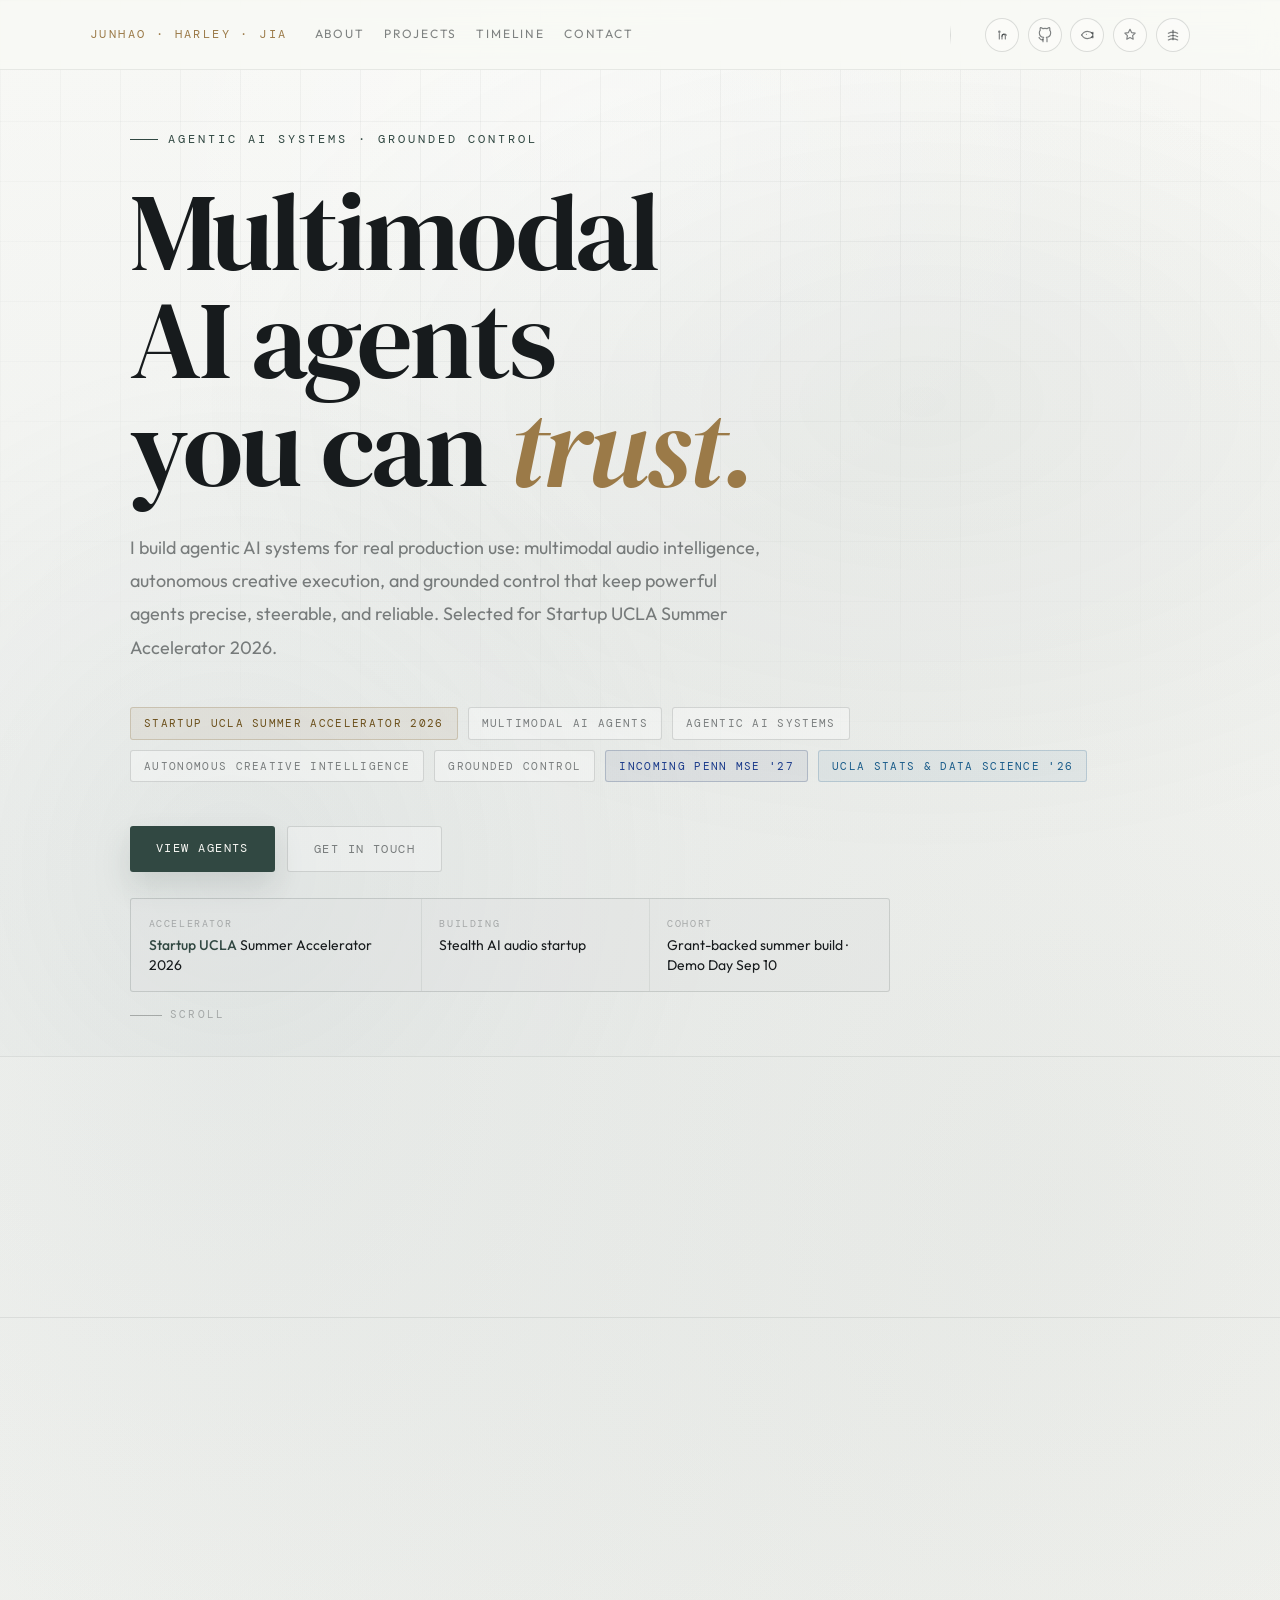
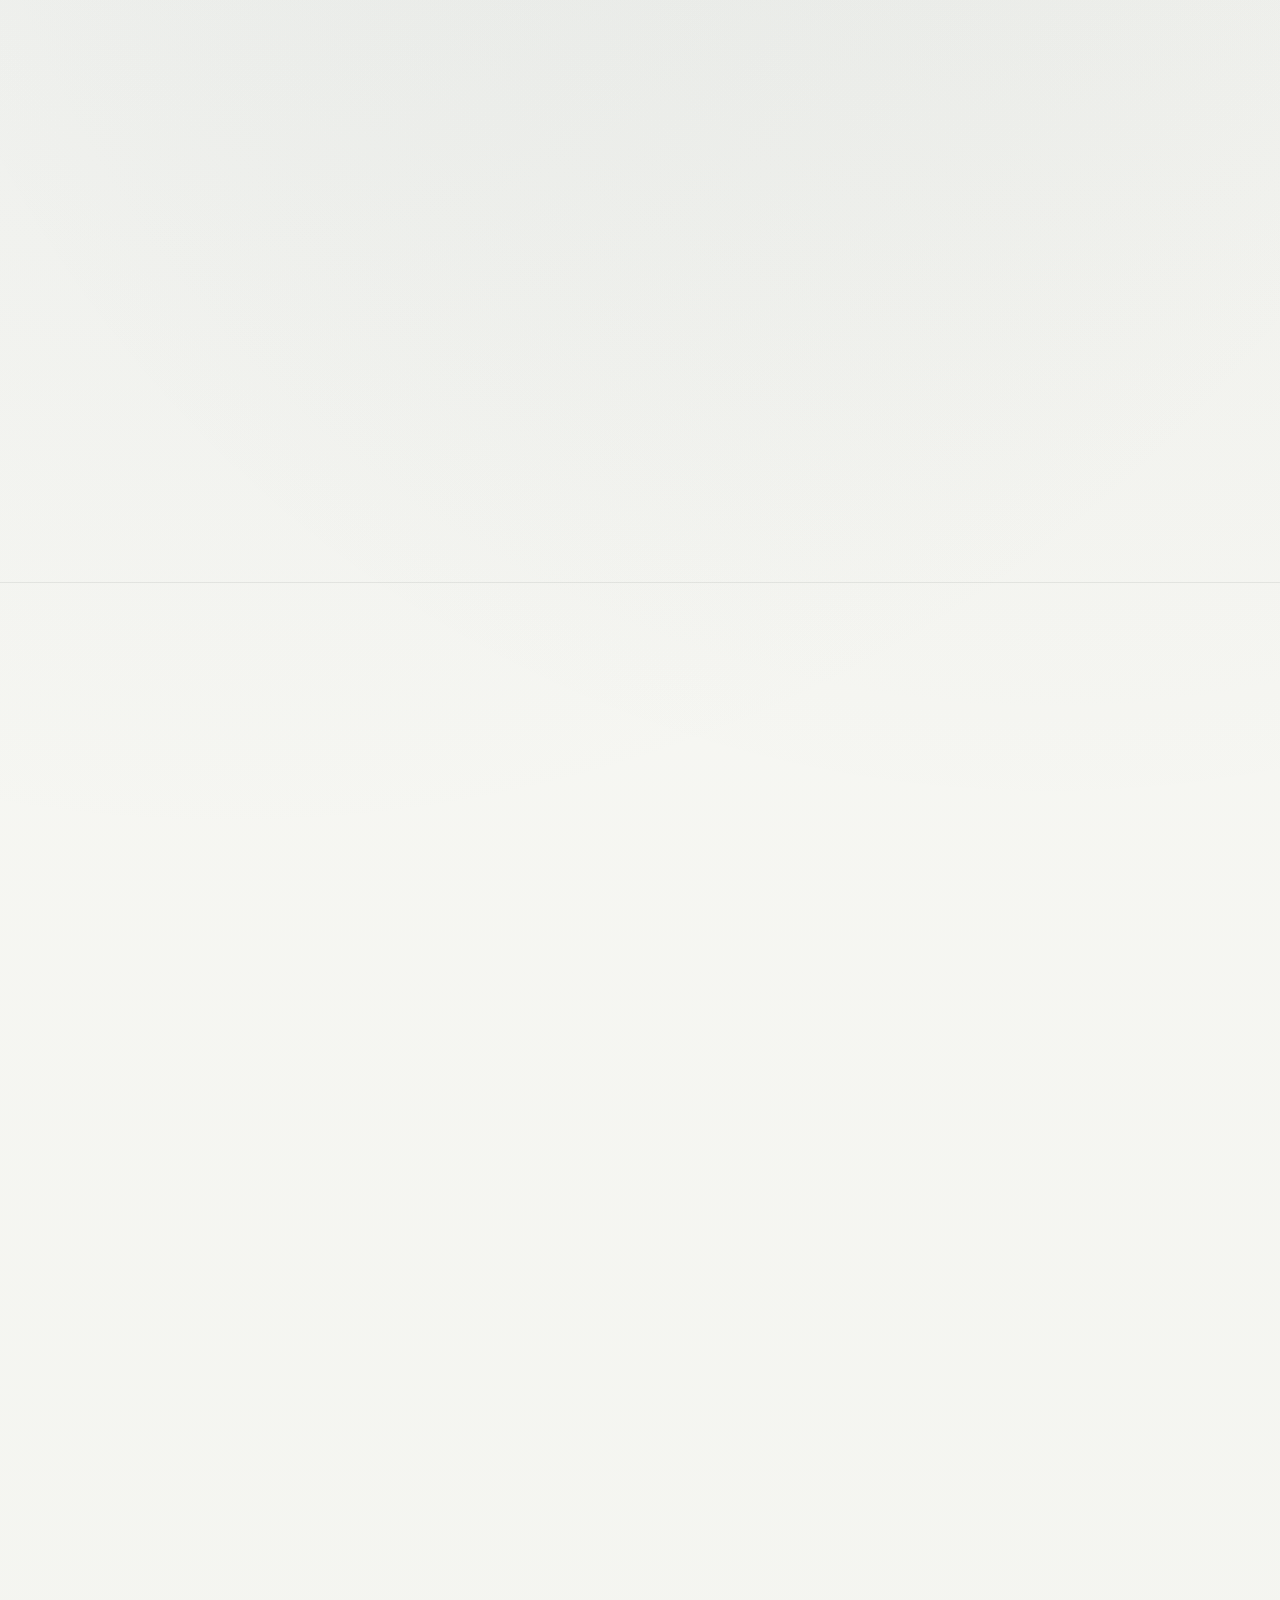
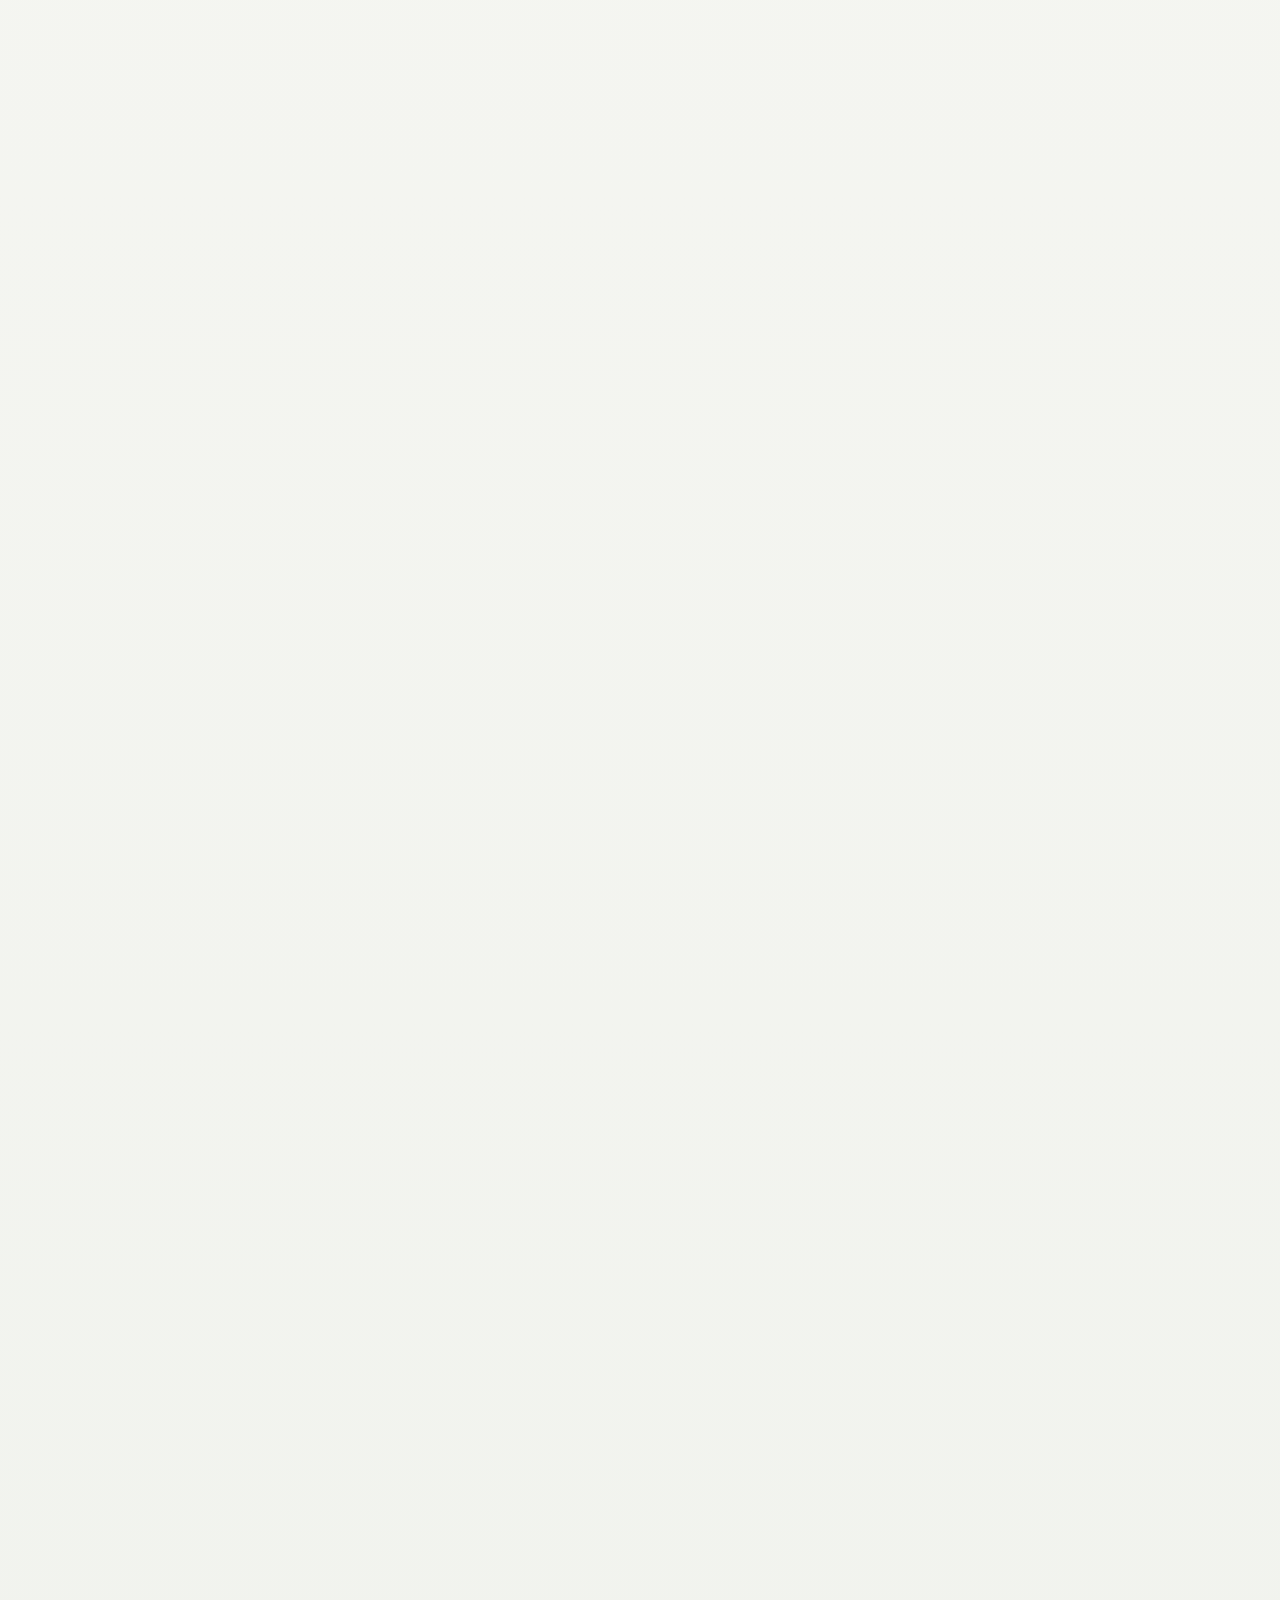
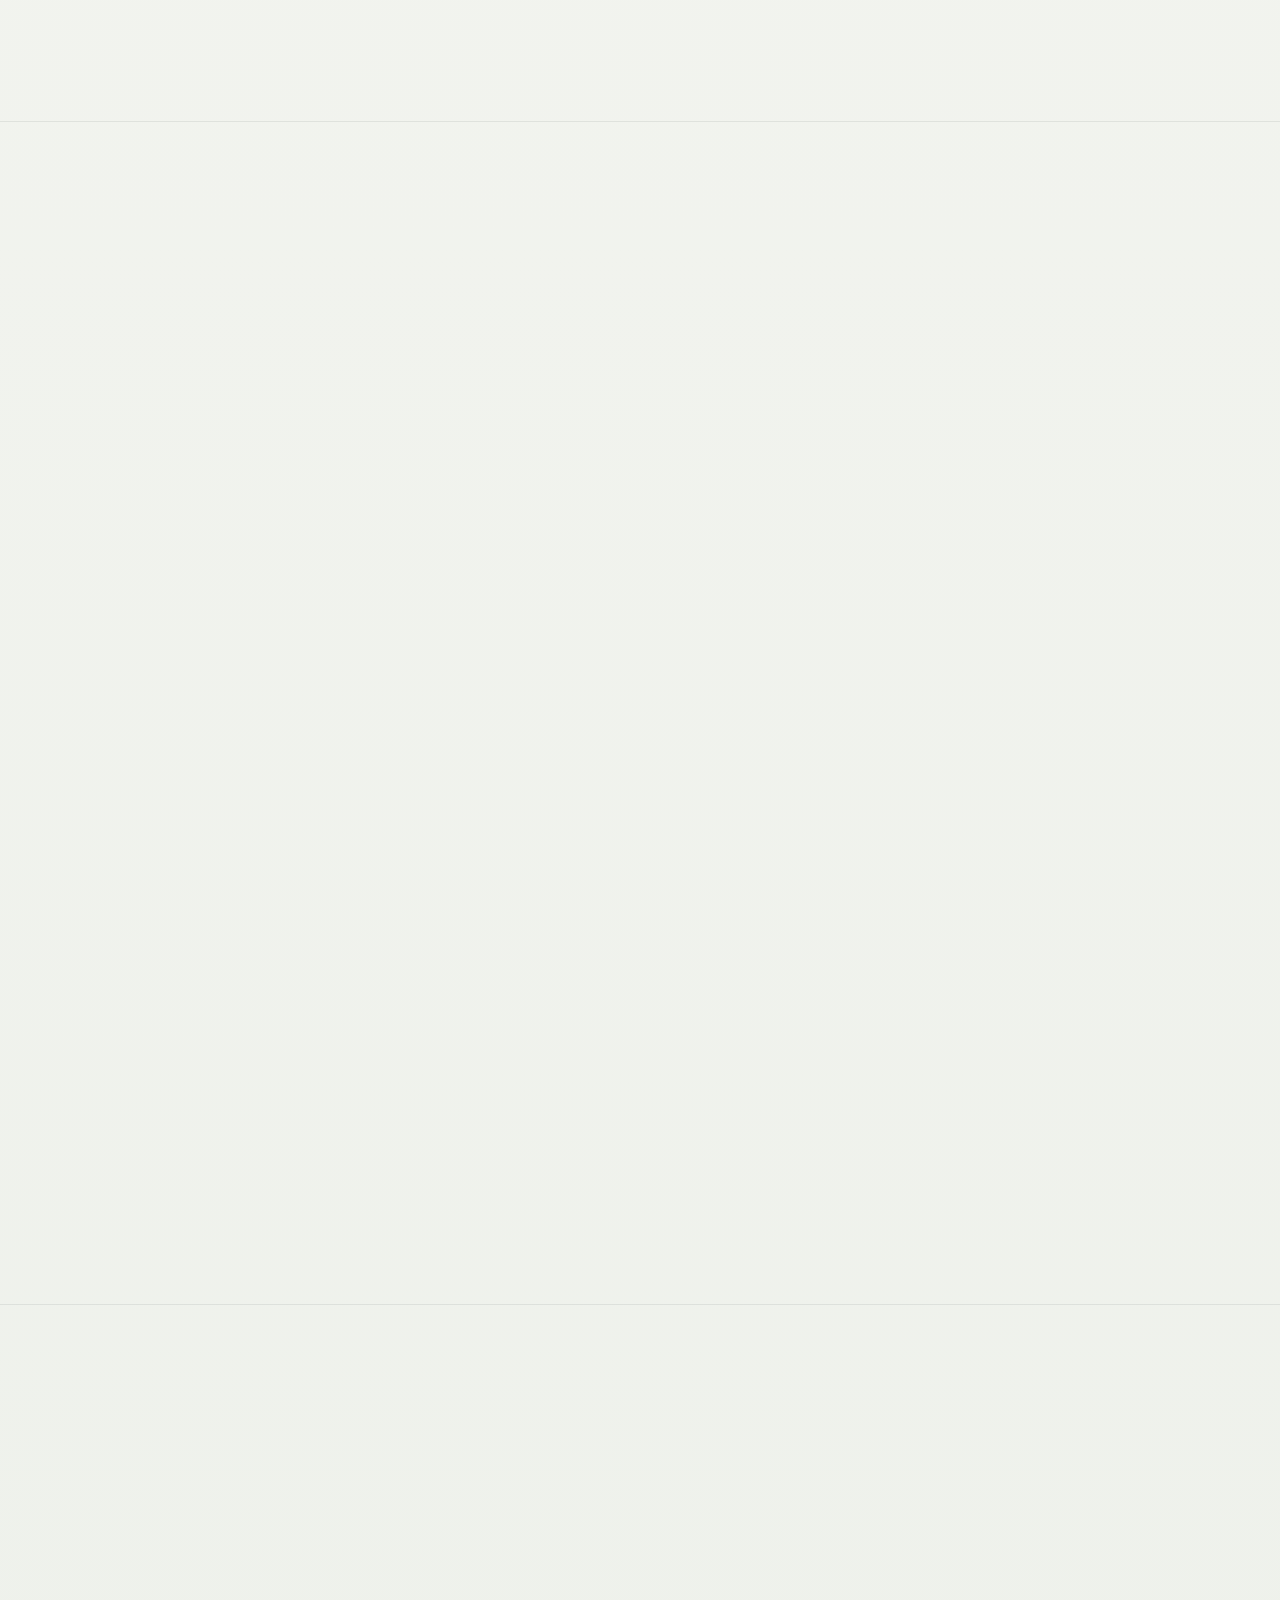
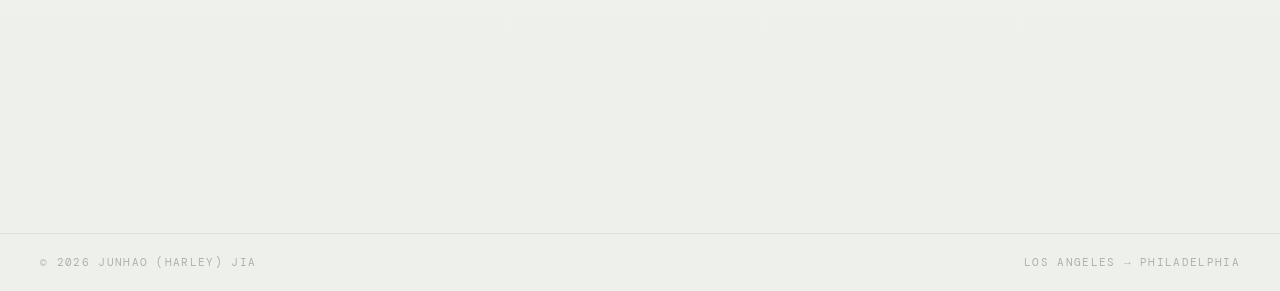
<file: about.html>
<!DOCTYPE html>
<html lang="en">
  <head>
    <meta charset="UTF-8" />
    <meta http-equiv="refresh" content="0; url=index.html#about" />
    <title>Redirecting...</title>
  </head>
  <body>
    <p><a href="index.html#about">Go to the About section</a>.</p>
  </body>
</html>
</file>
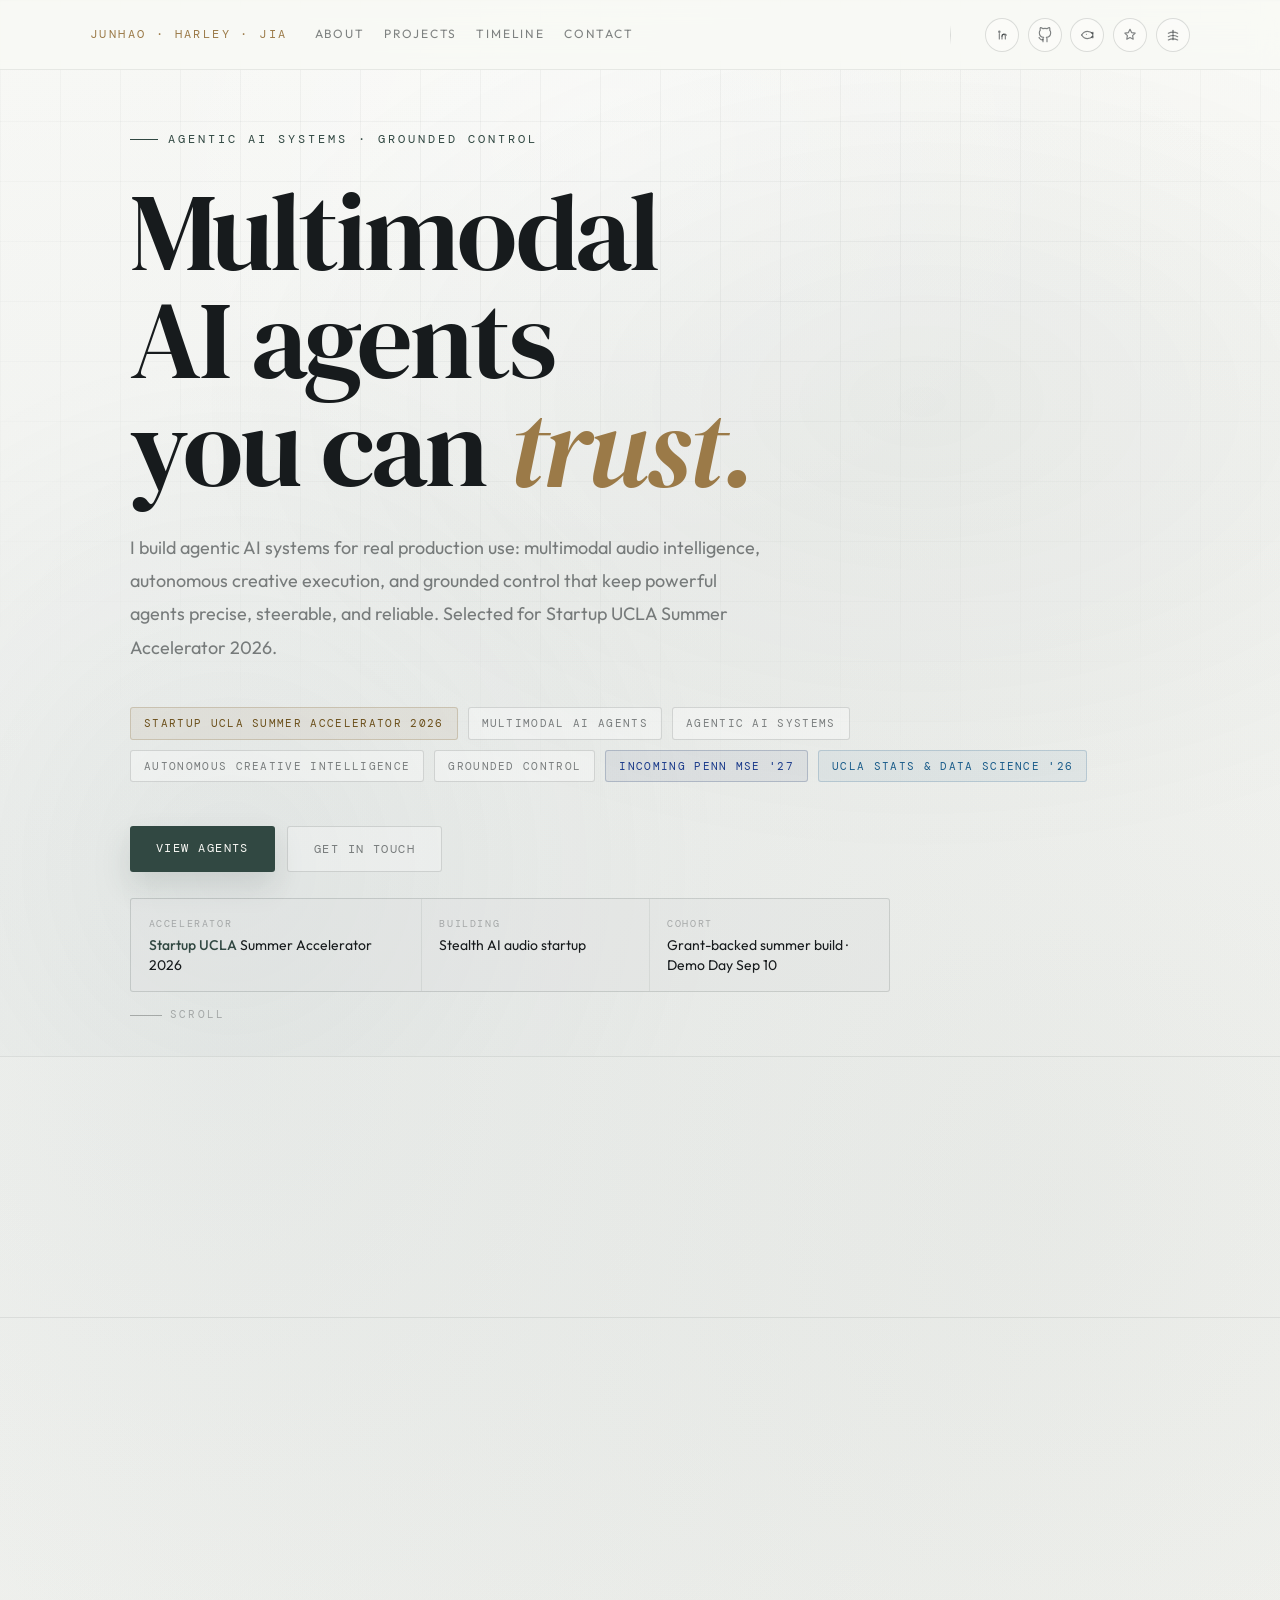
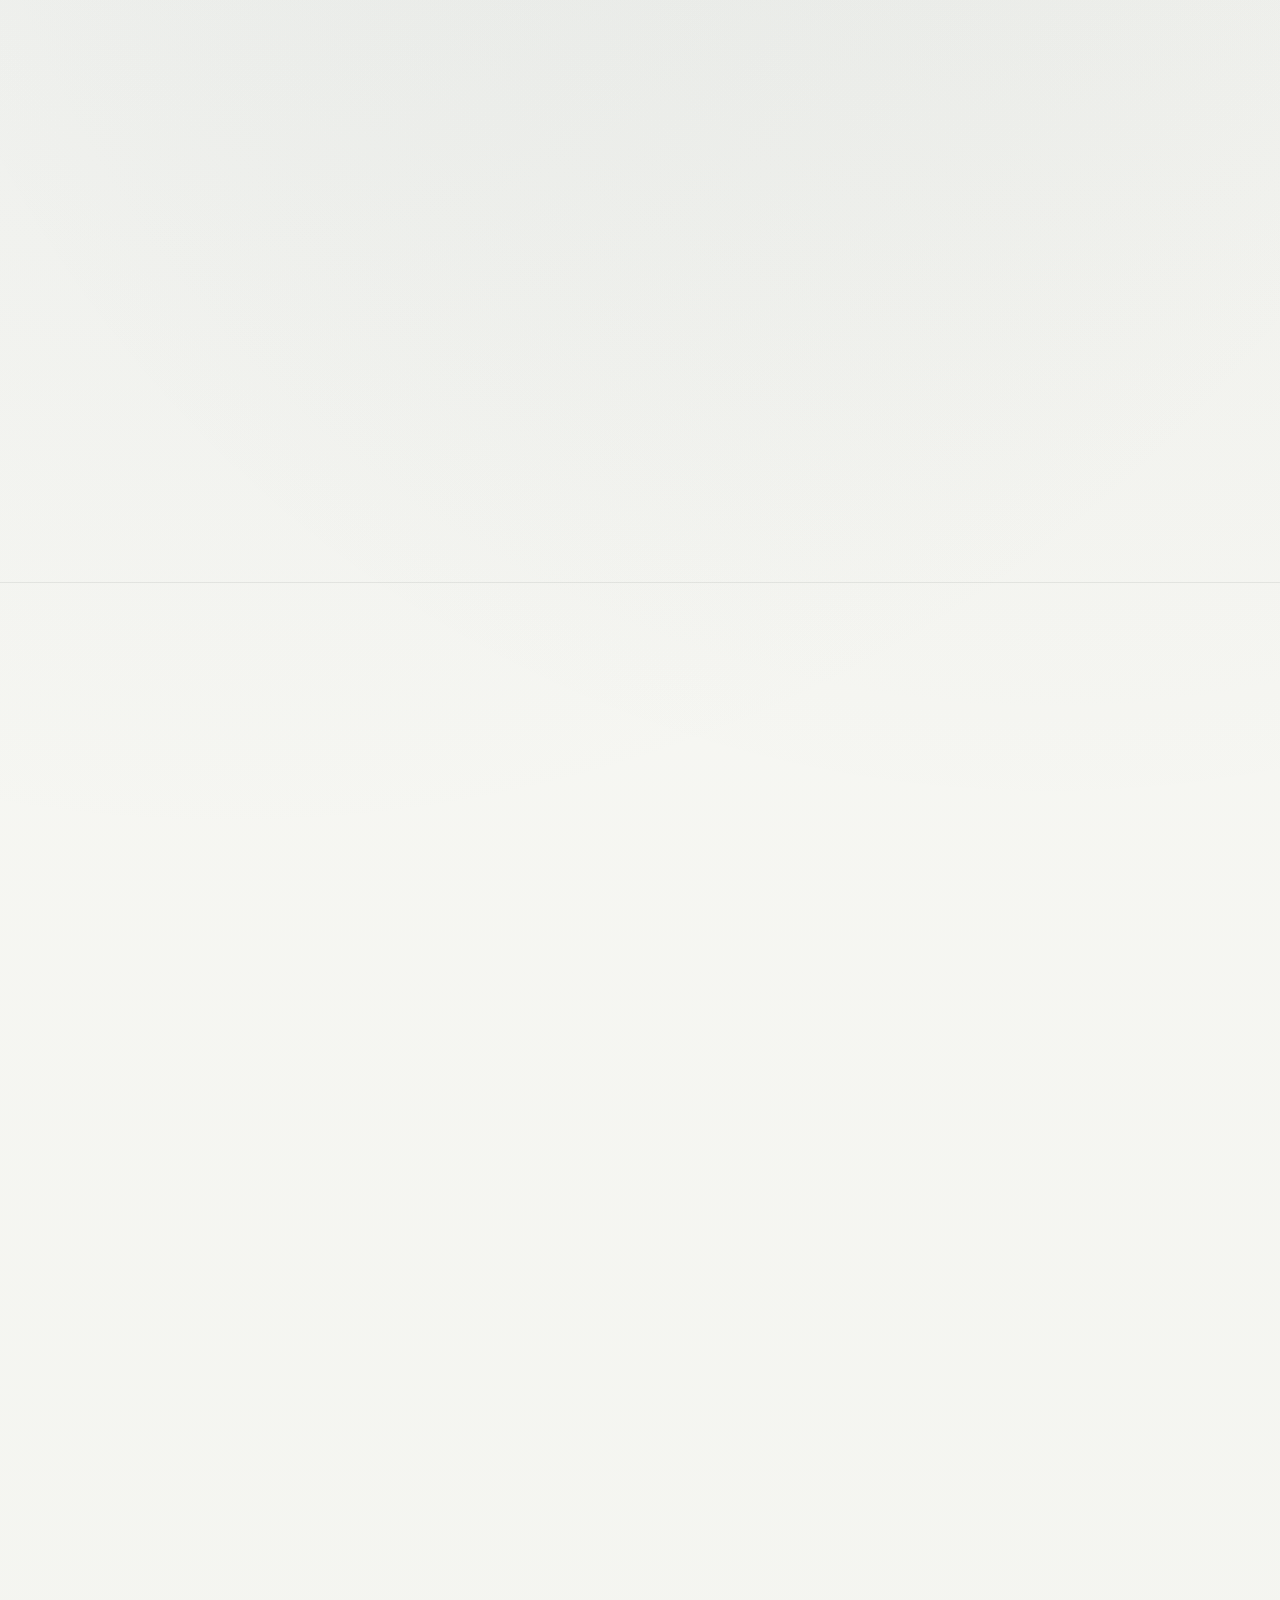
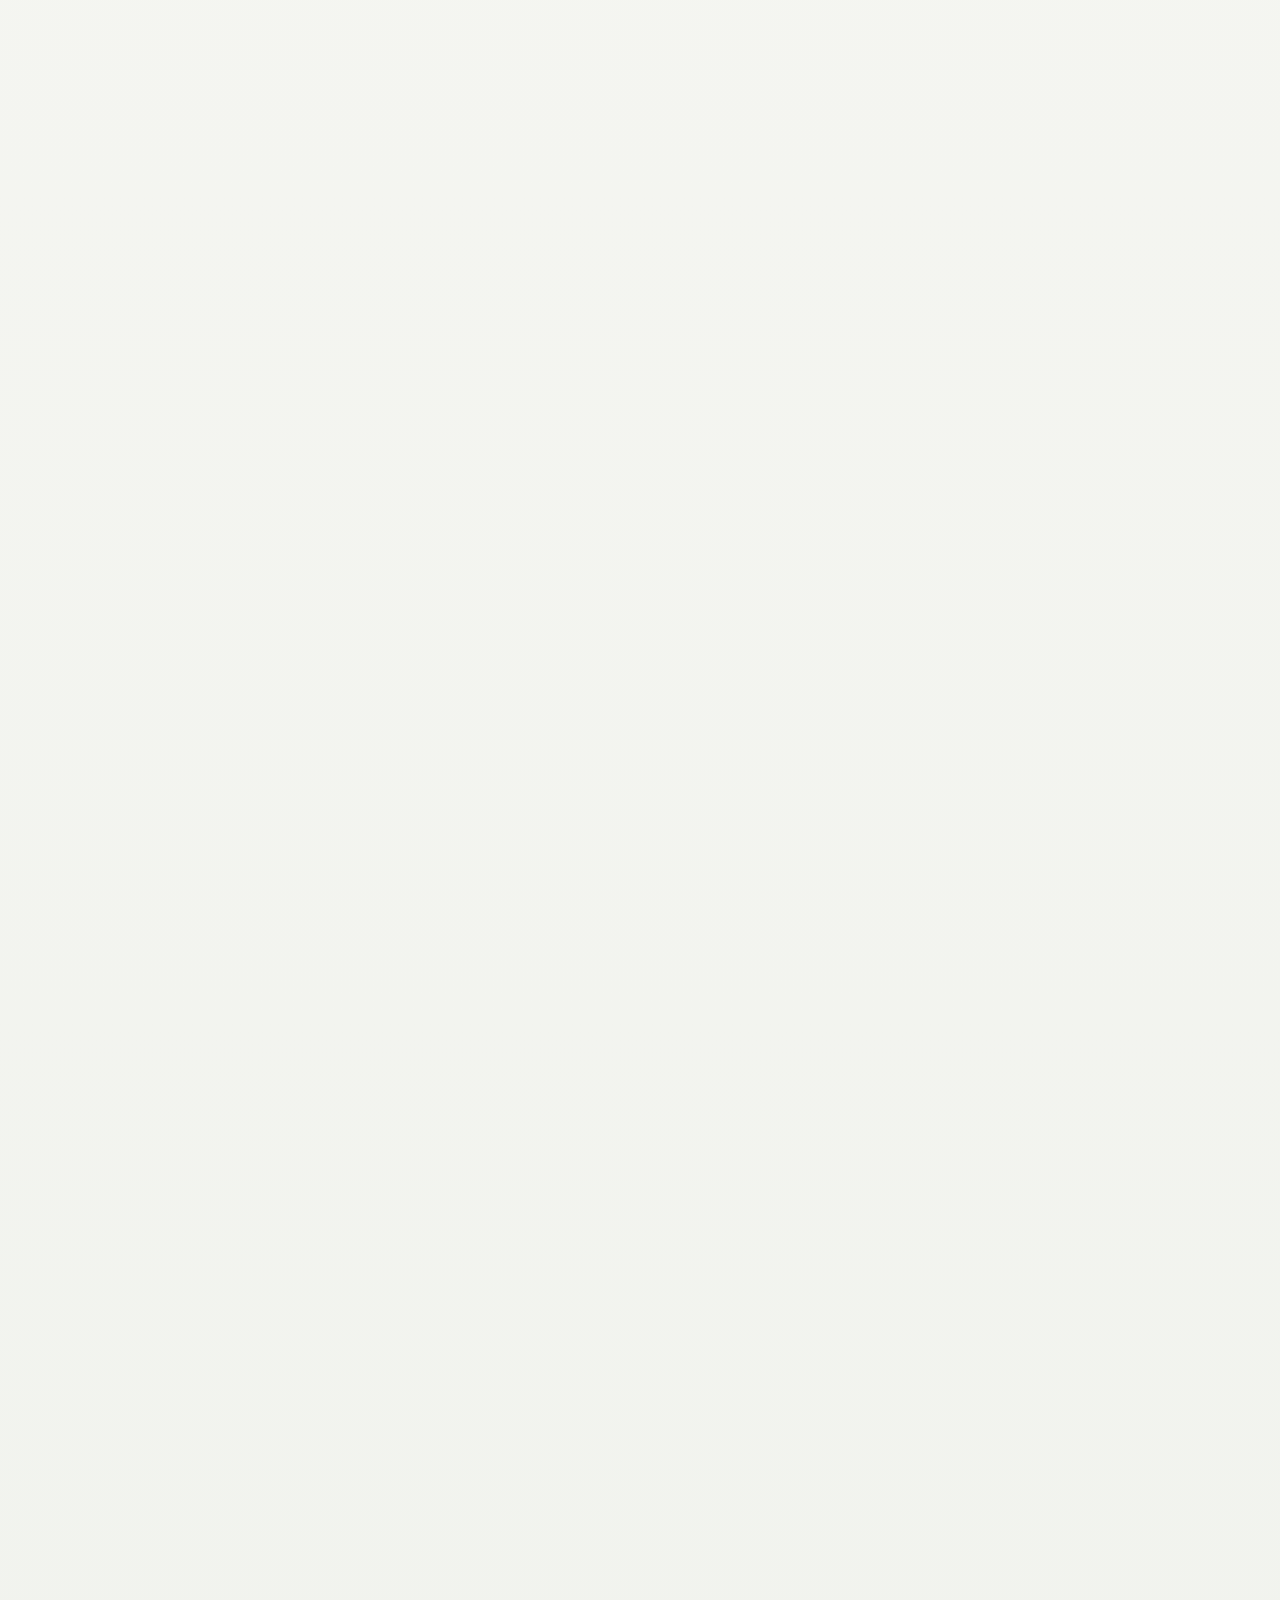
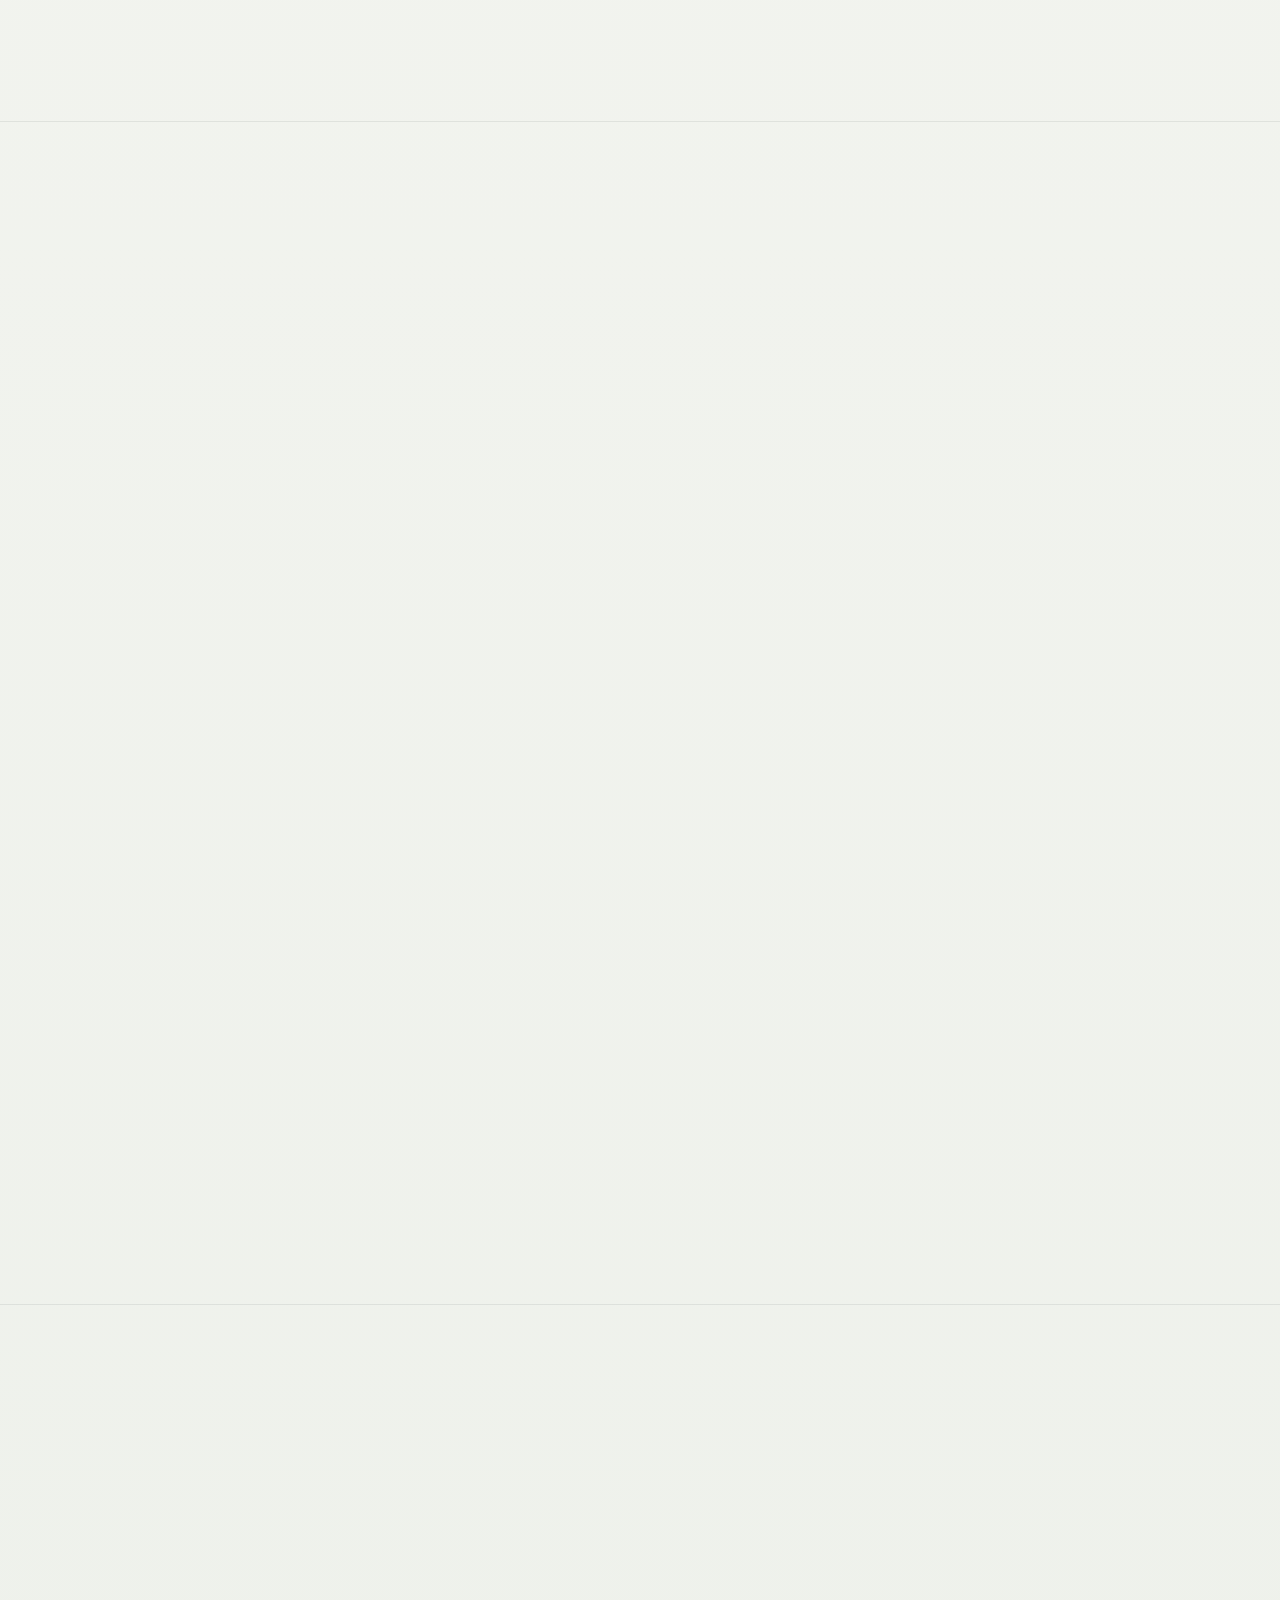
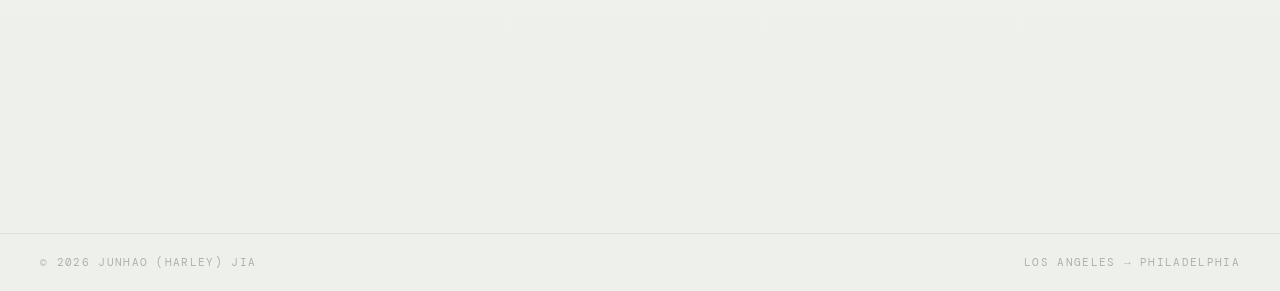
<file: contact.html>
<!DOCTYPE html>
<html lang="en">
  <head>
    <meta charset="UTF-8" />
    <meta http-equiv="refresh" content="0; url=index.html#contact" />
    <title>Redirecting...</title>
  </head>
  <body>
    <p><a href="index.html#contact">Go to the Contact section</a>.</p>
  </body>
</html>
</file>
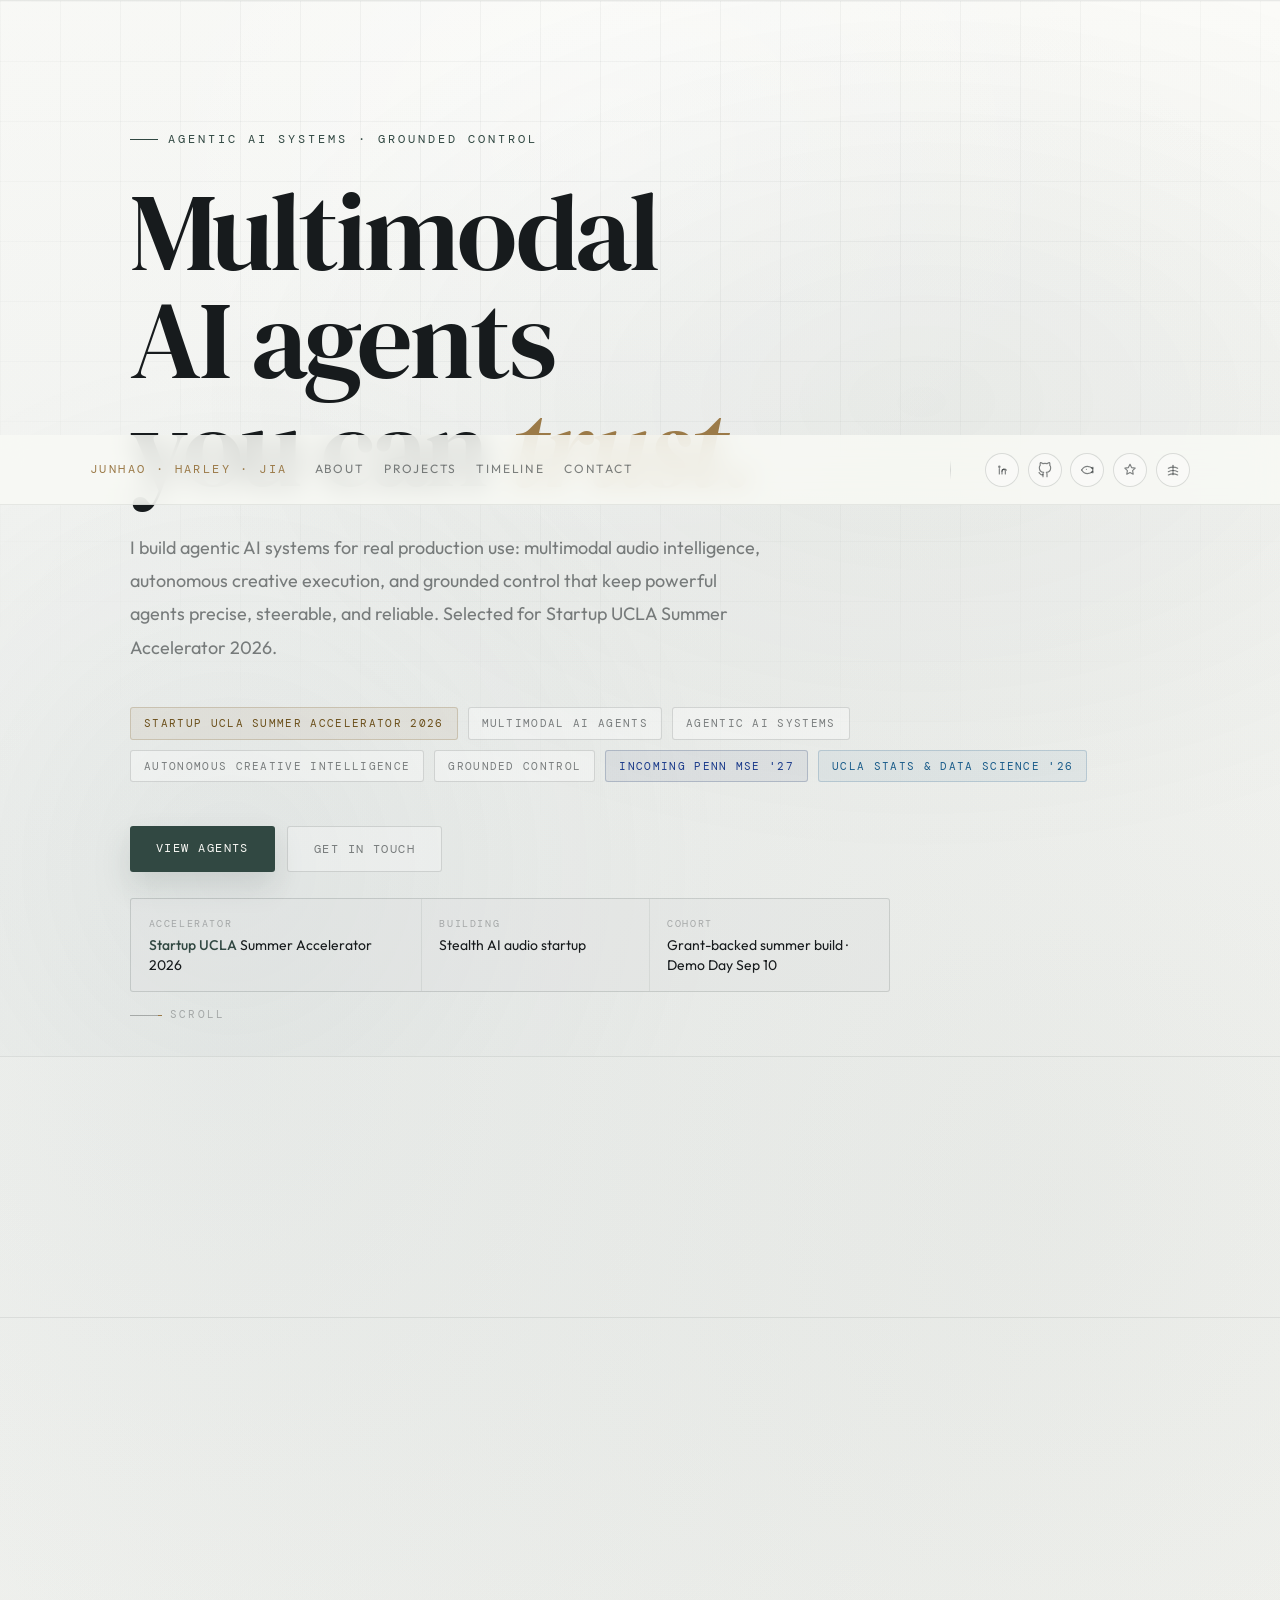
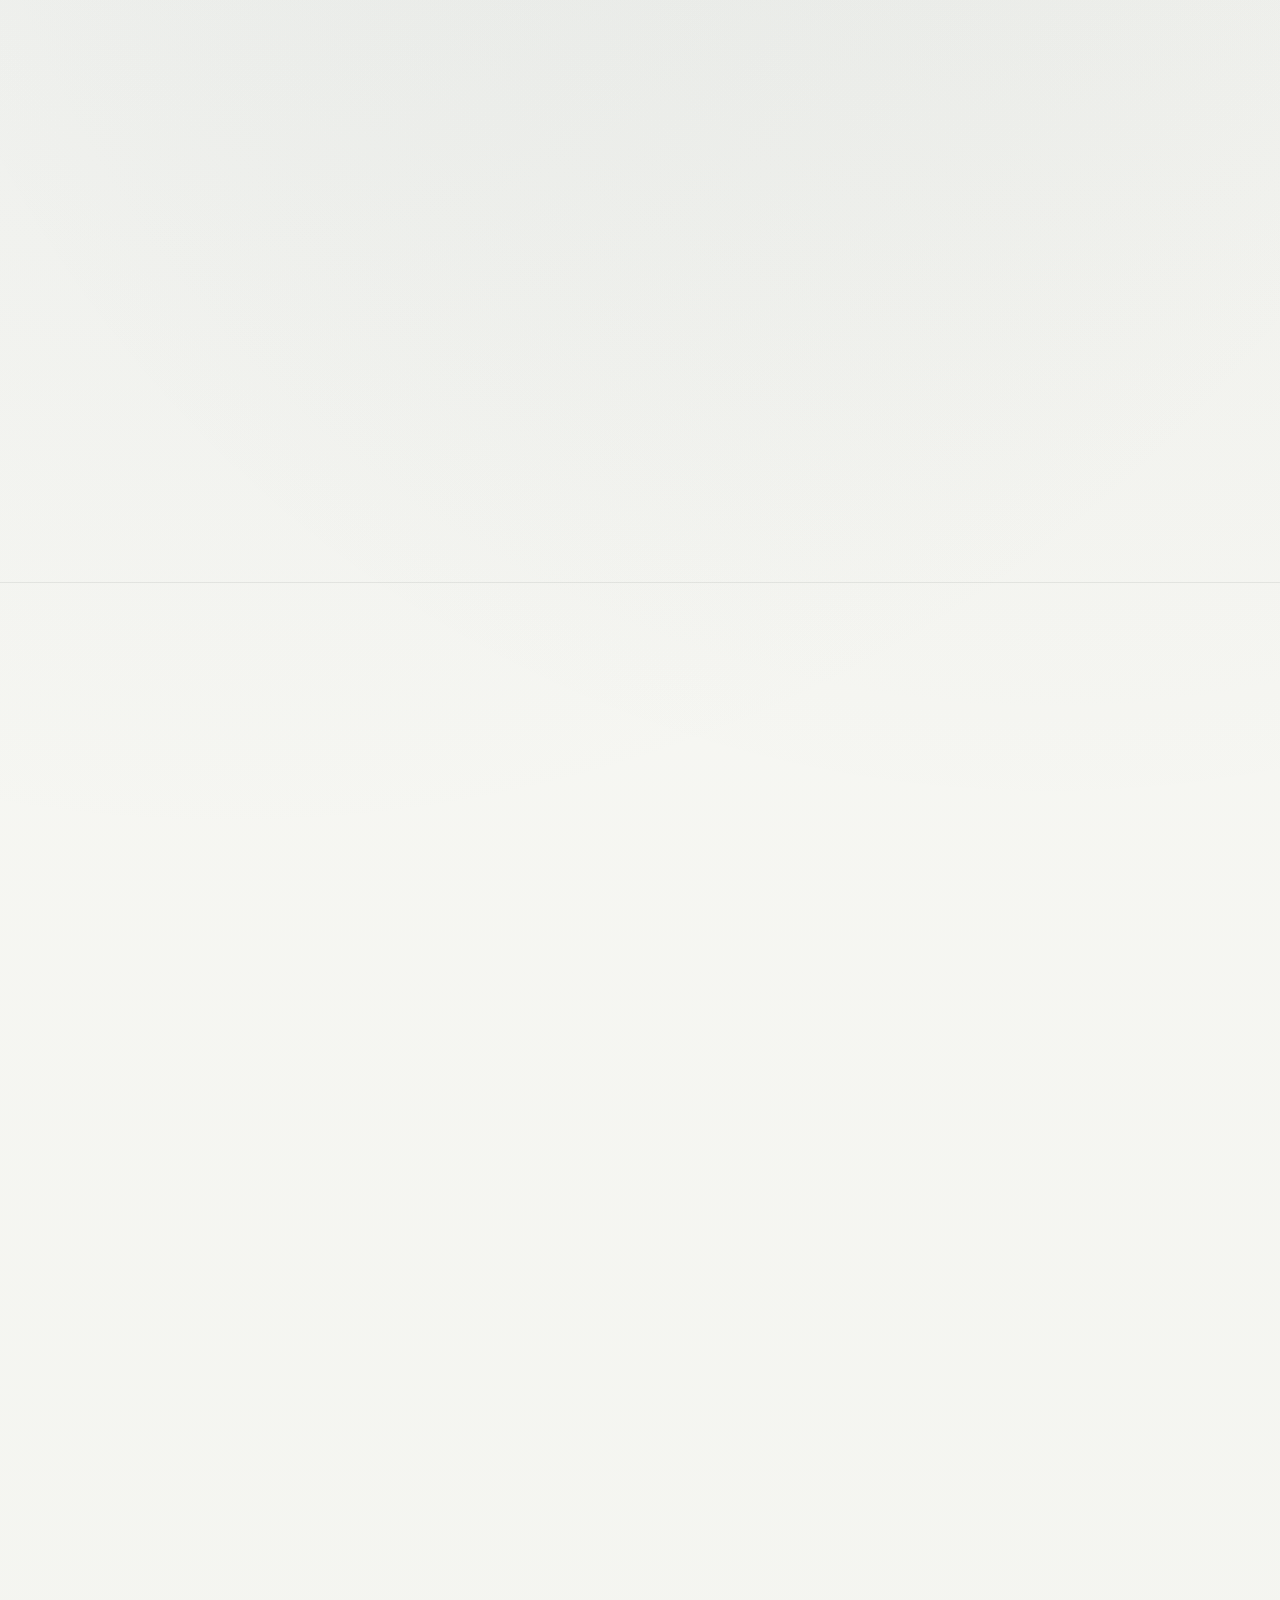
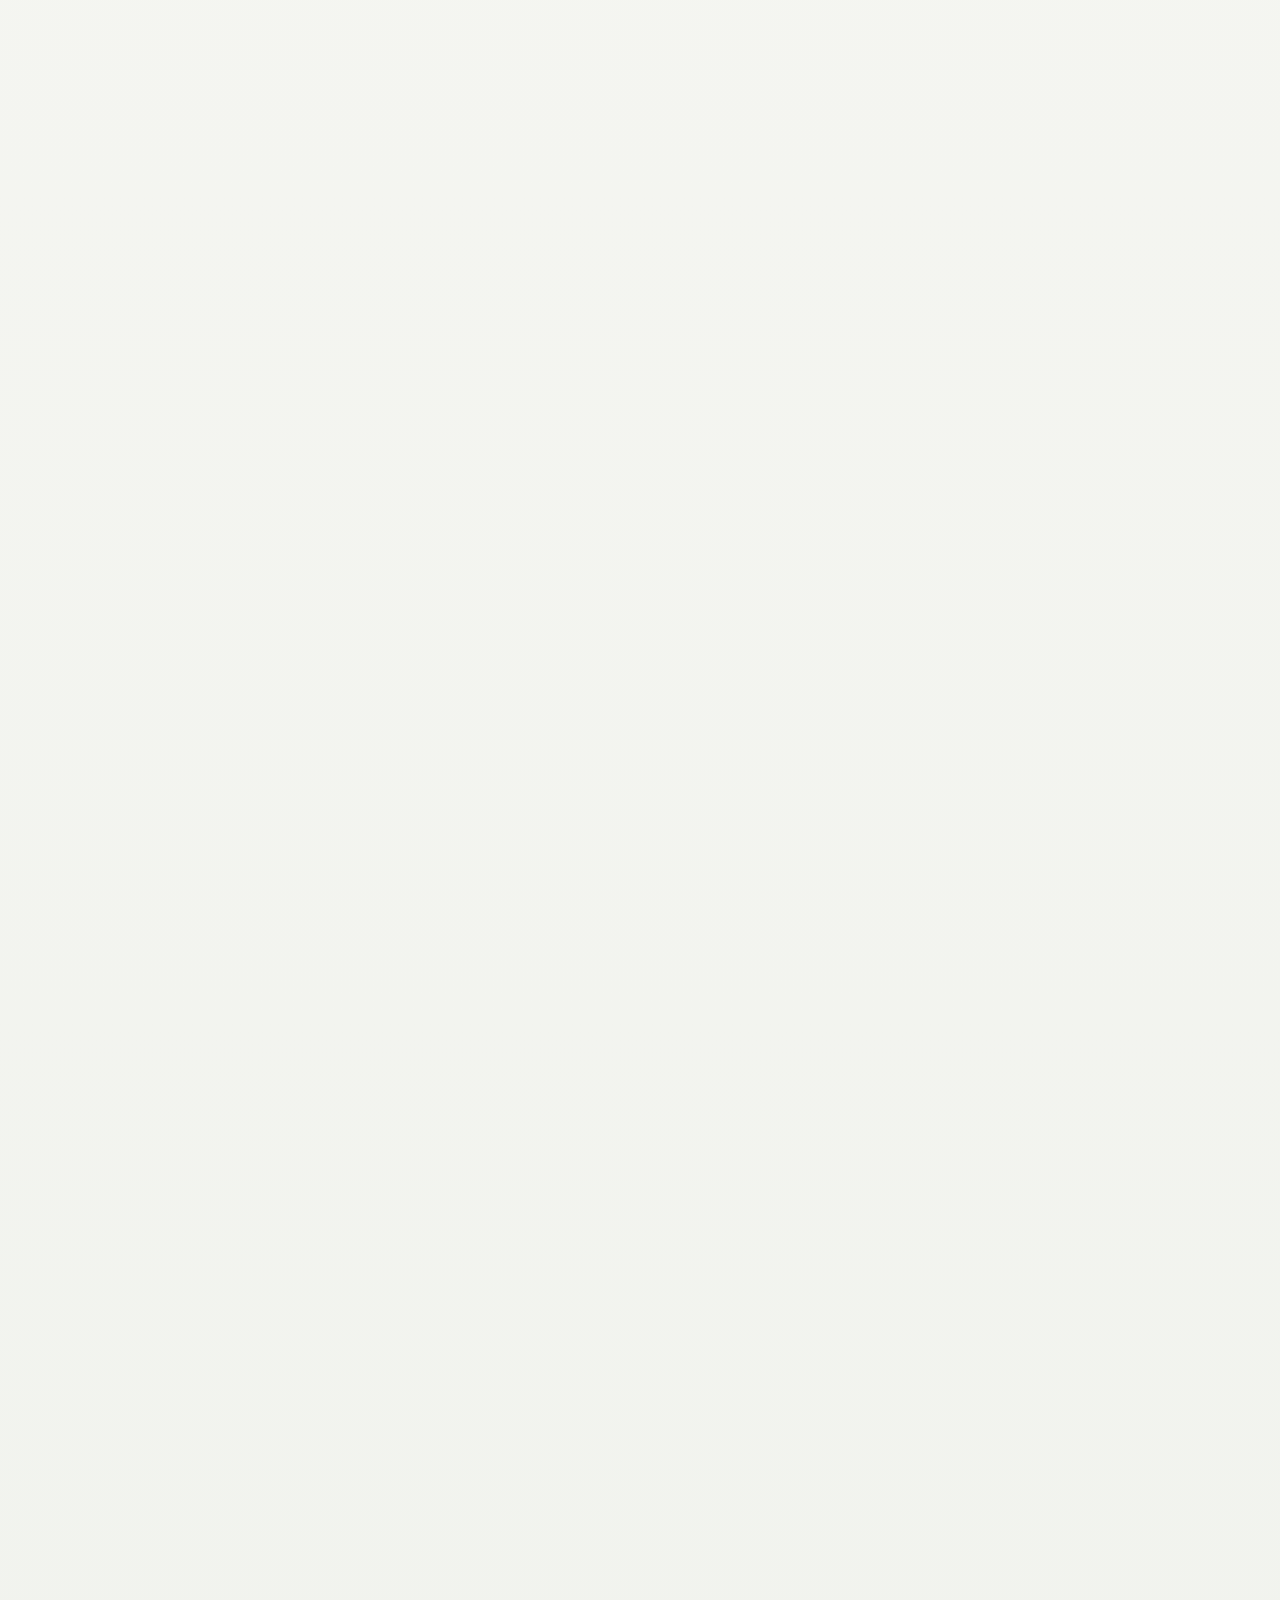
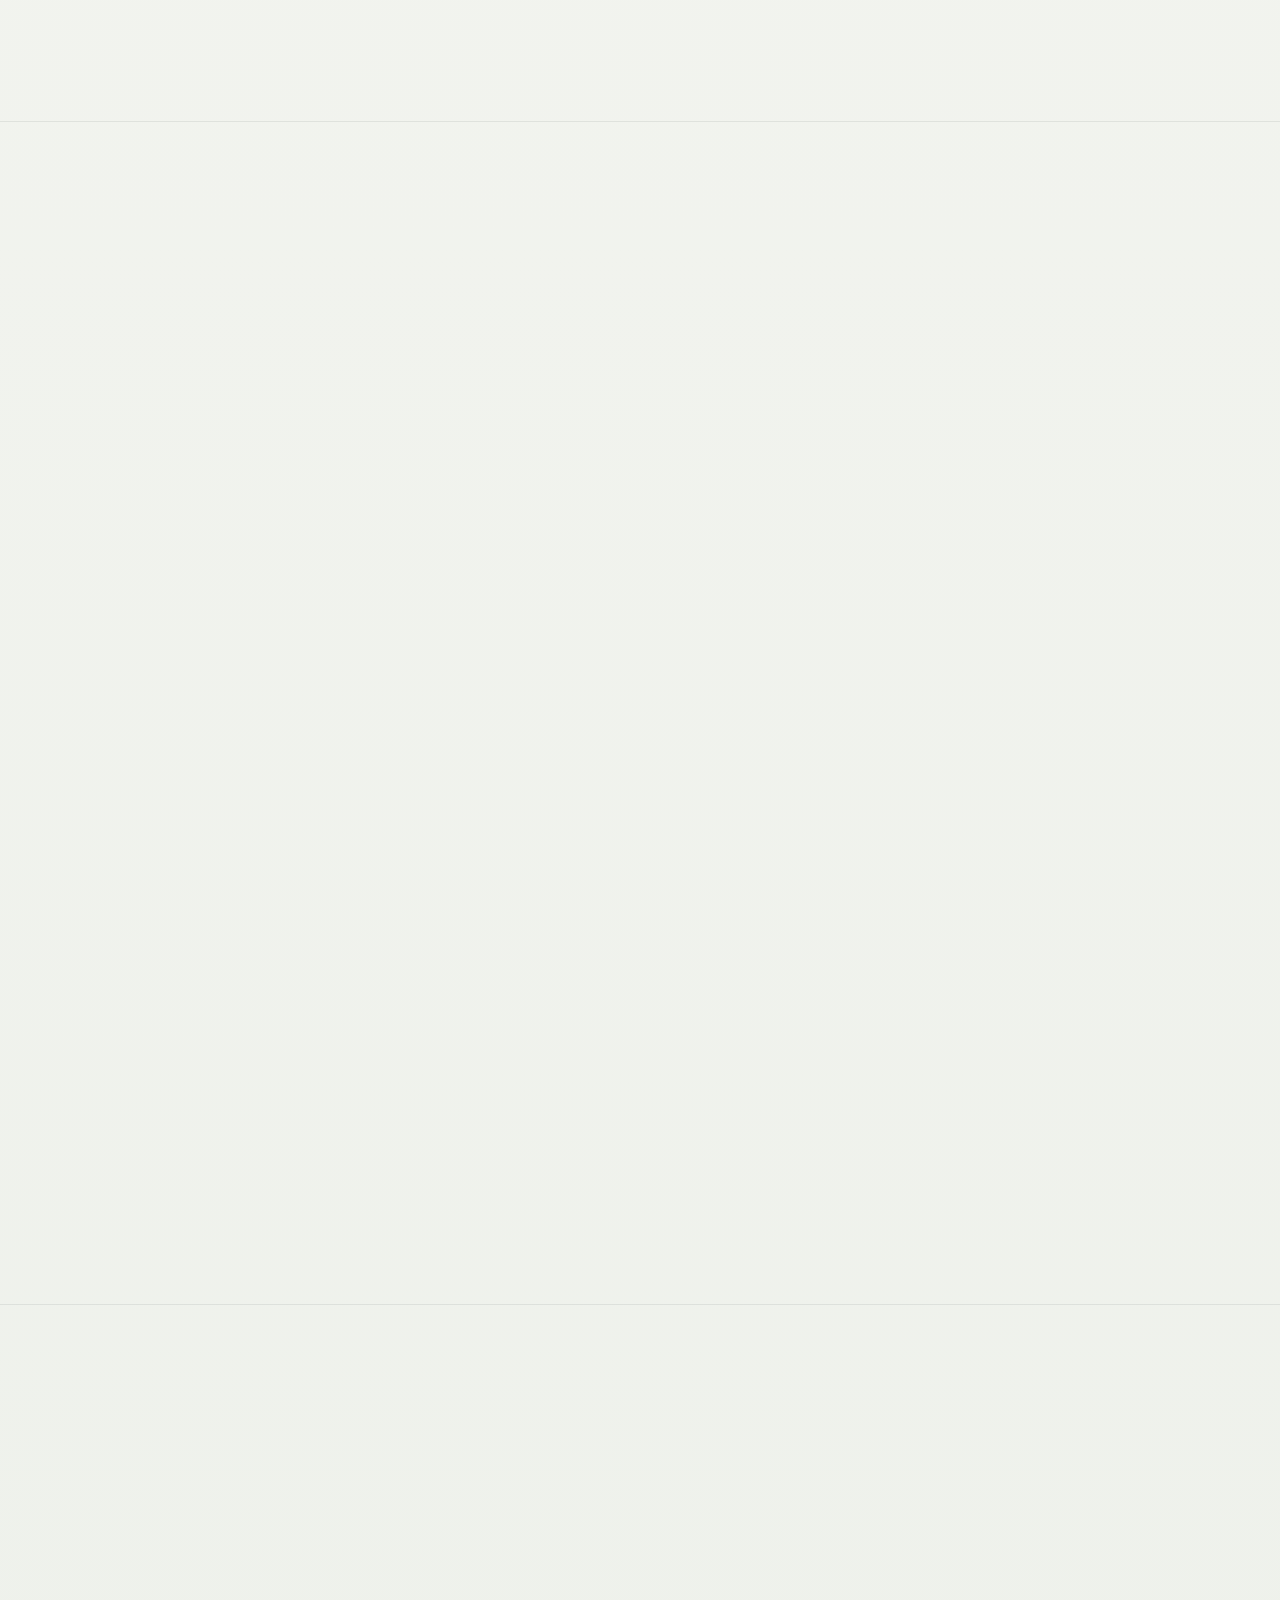
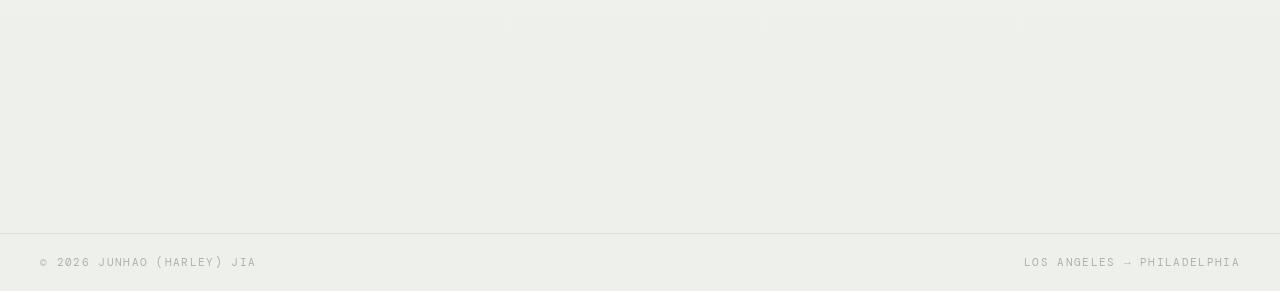
<file: projects.html>
<!DOCTYPE html>
<html lang="en">
  <head>
    <meta charset="UTF-8" />
    <meta http-equiv="refresh" content="0; url=index.html#projects" />
    <title>Redirecting...</title>
  </head>
  <body>
    <p><a href="index.html#projects">Go to the Projects section</a>.</p>
  </body>
</html>
</file>
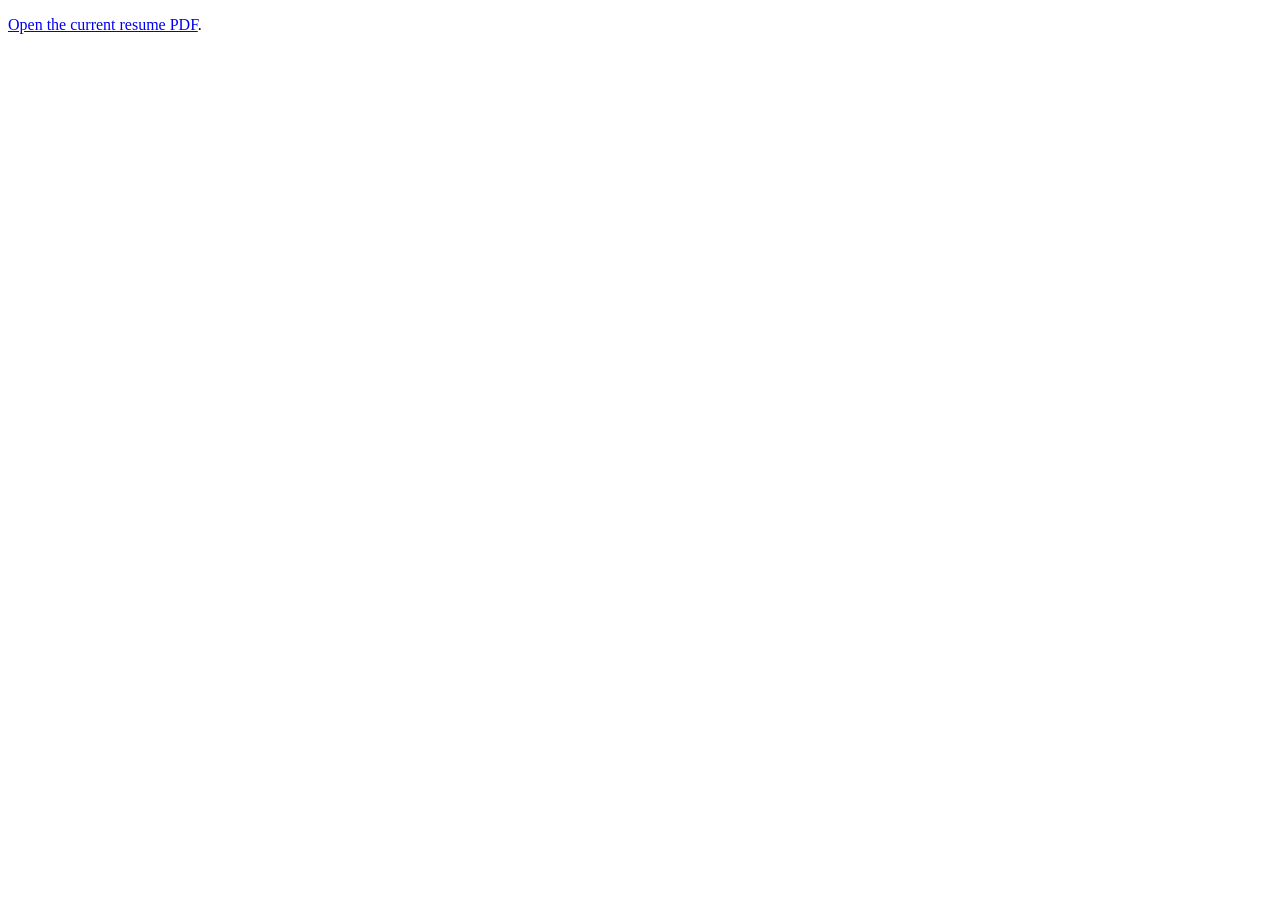
<file: resume.html>
<!DOCTYPE html>
<html lang="en">
  <head>
    <meta charset="UTF-8" />
    <meta http-equiv="refresh" content="0; url=assets/resume.pdf" />
    <title>Redirecting...</title>
  </head>
  <body>
    <p><a href="assets/resume.pdf">Open the current resume PDF</a>.</p>
  </body>
</html>
</file>
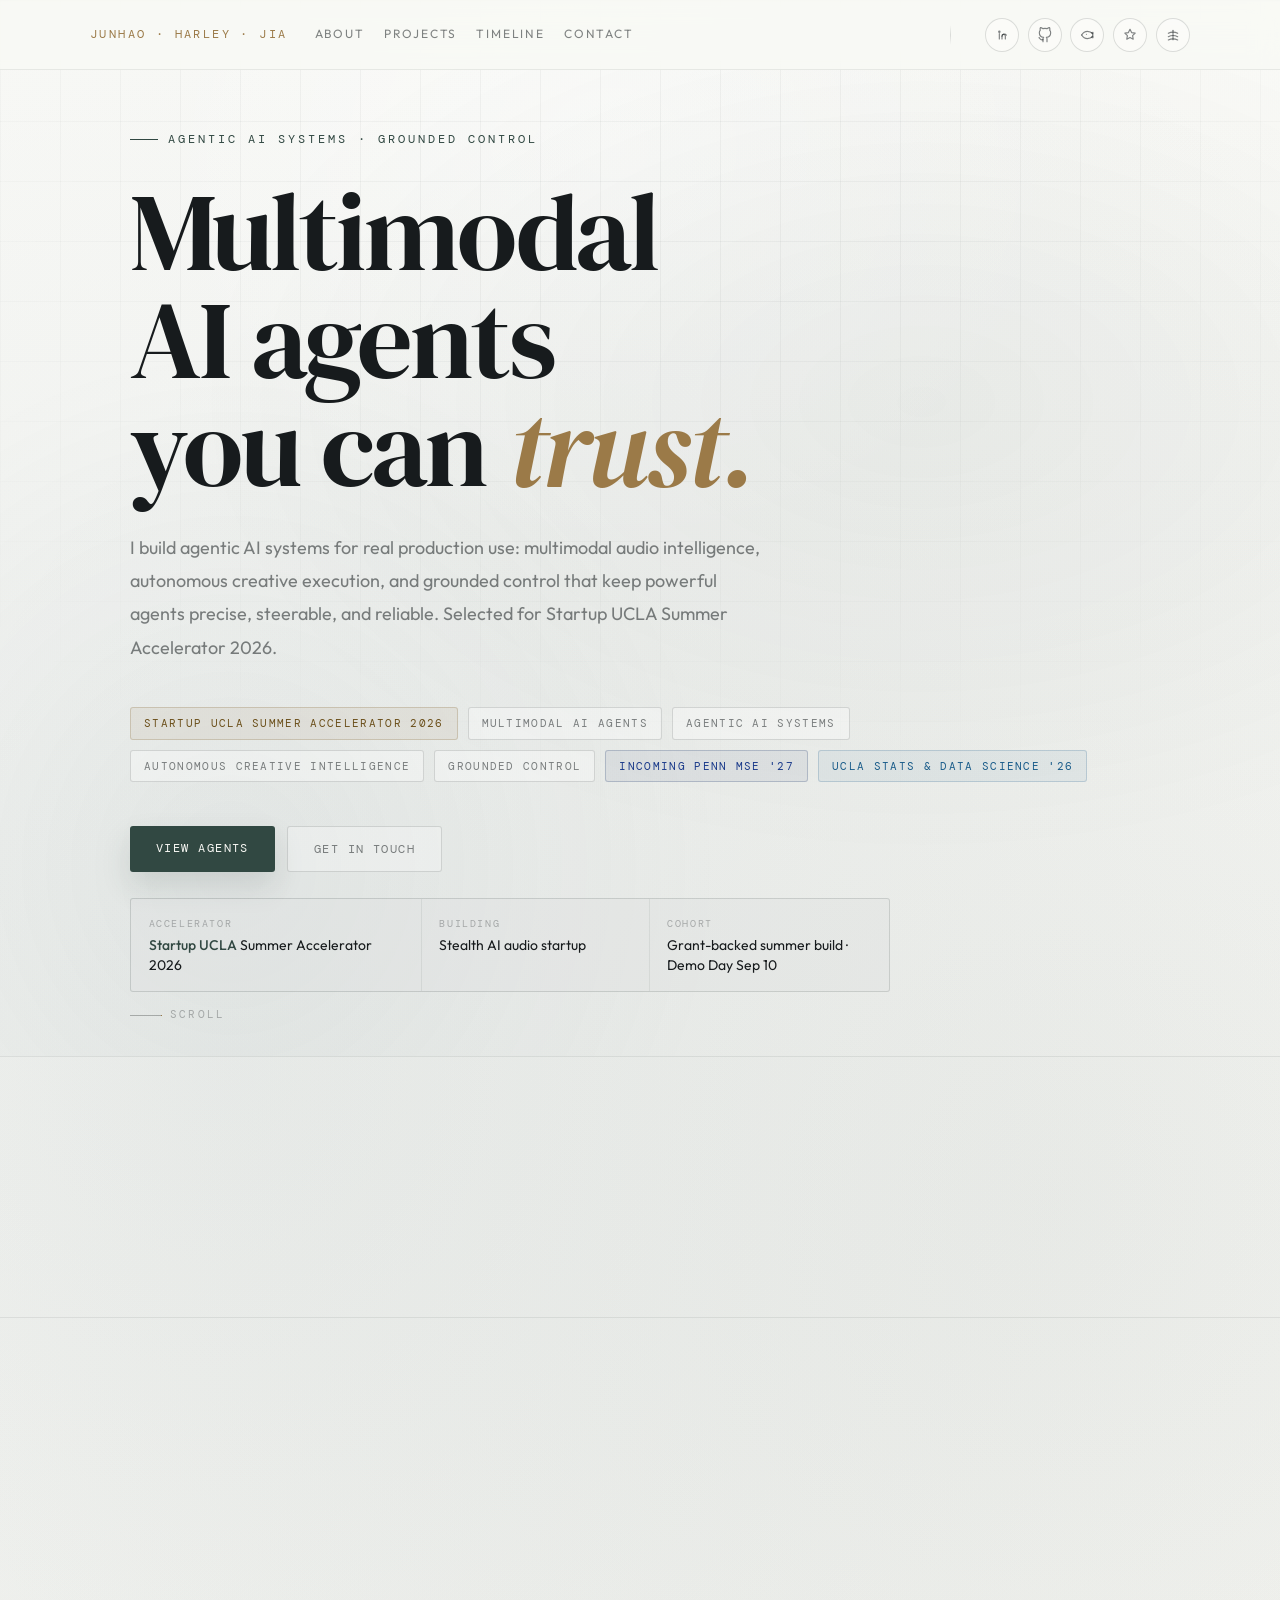
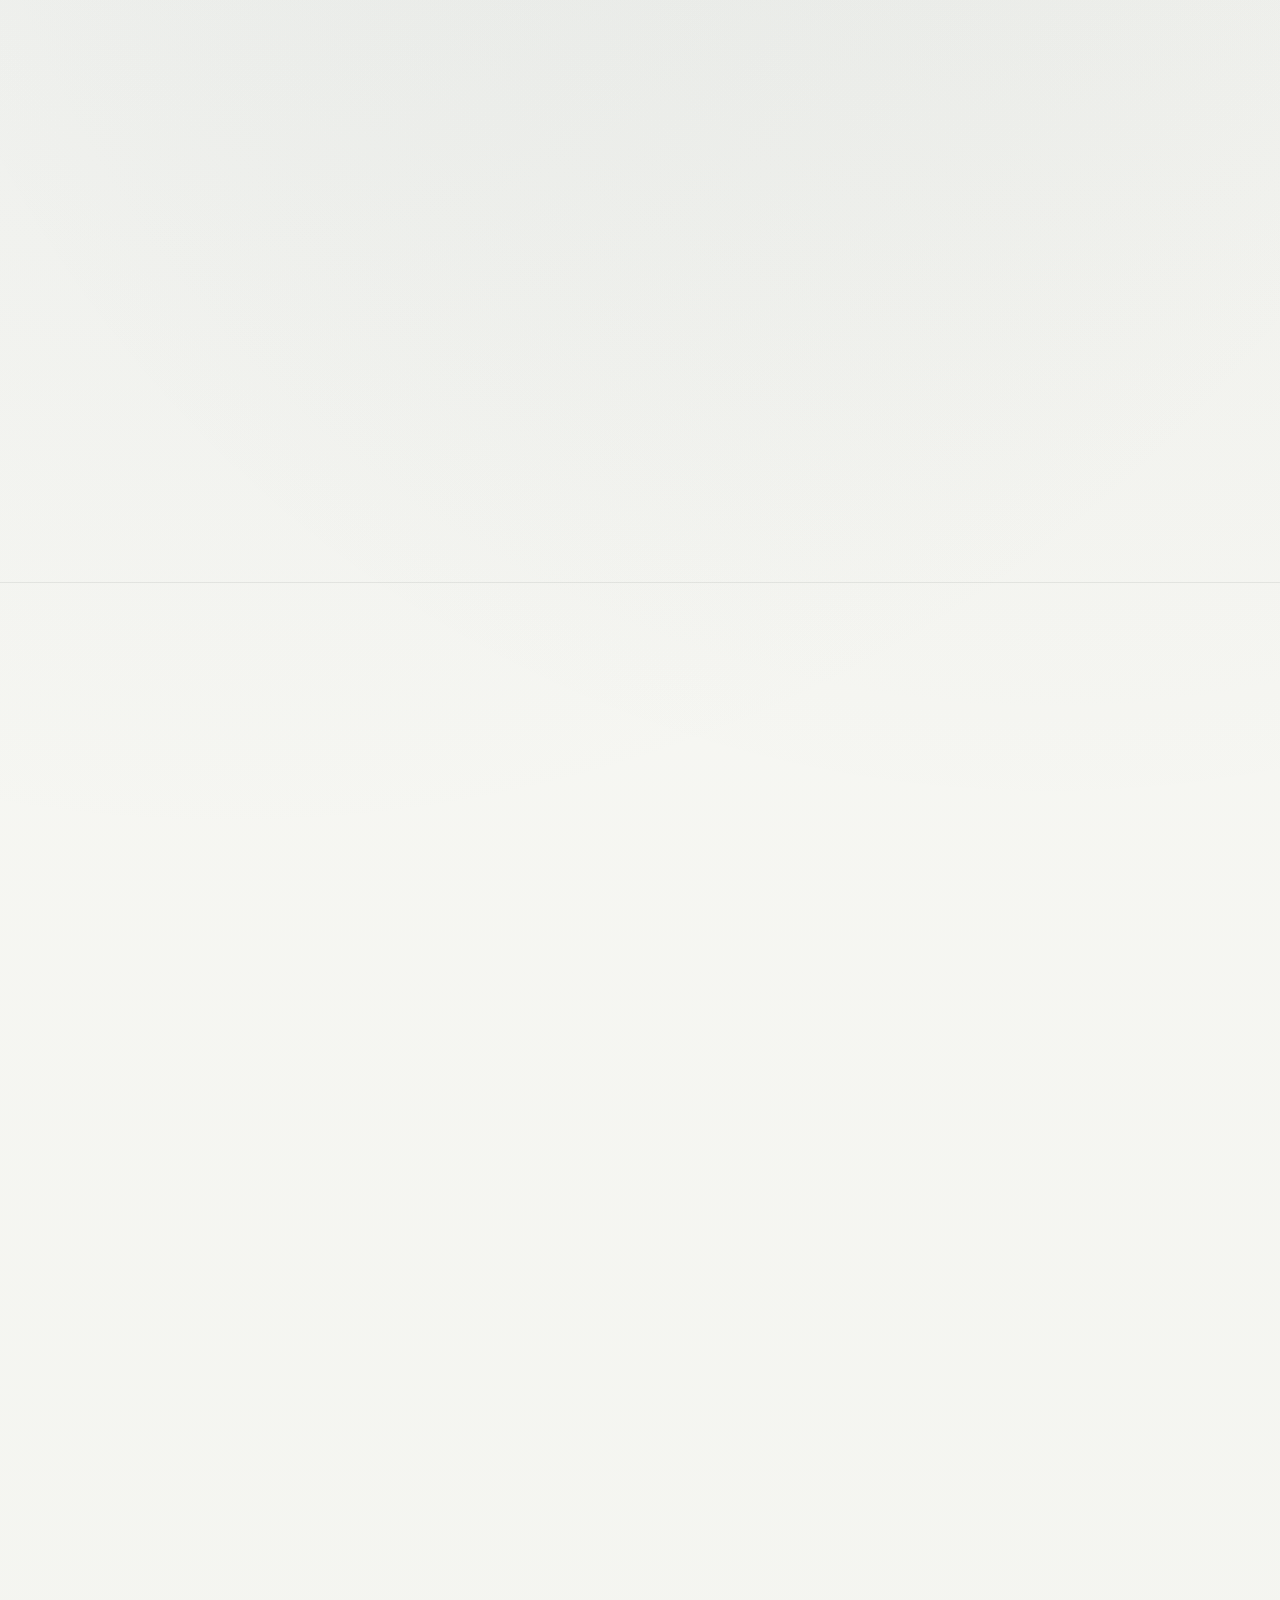
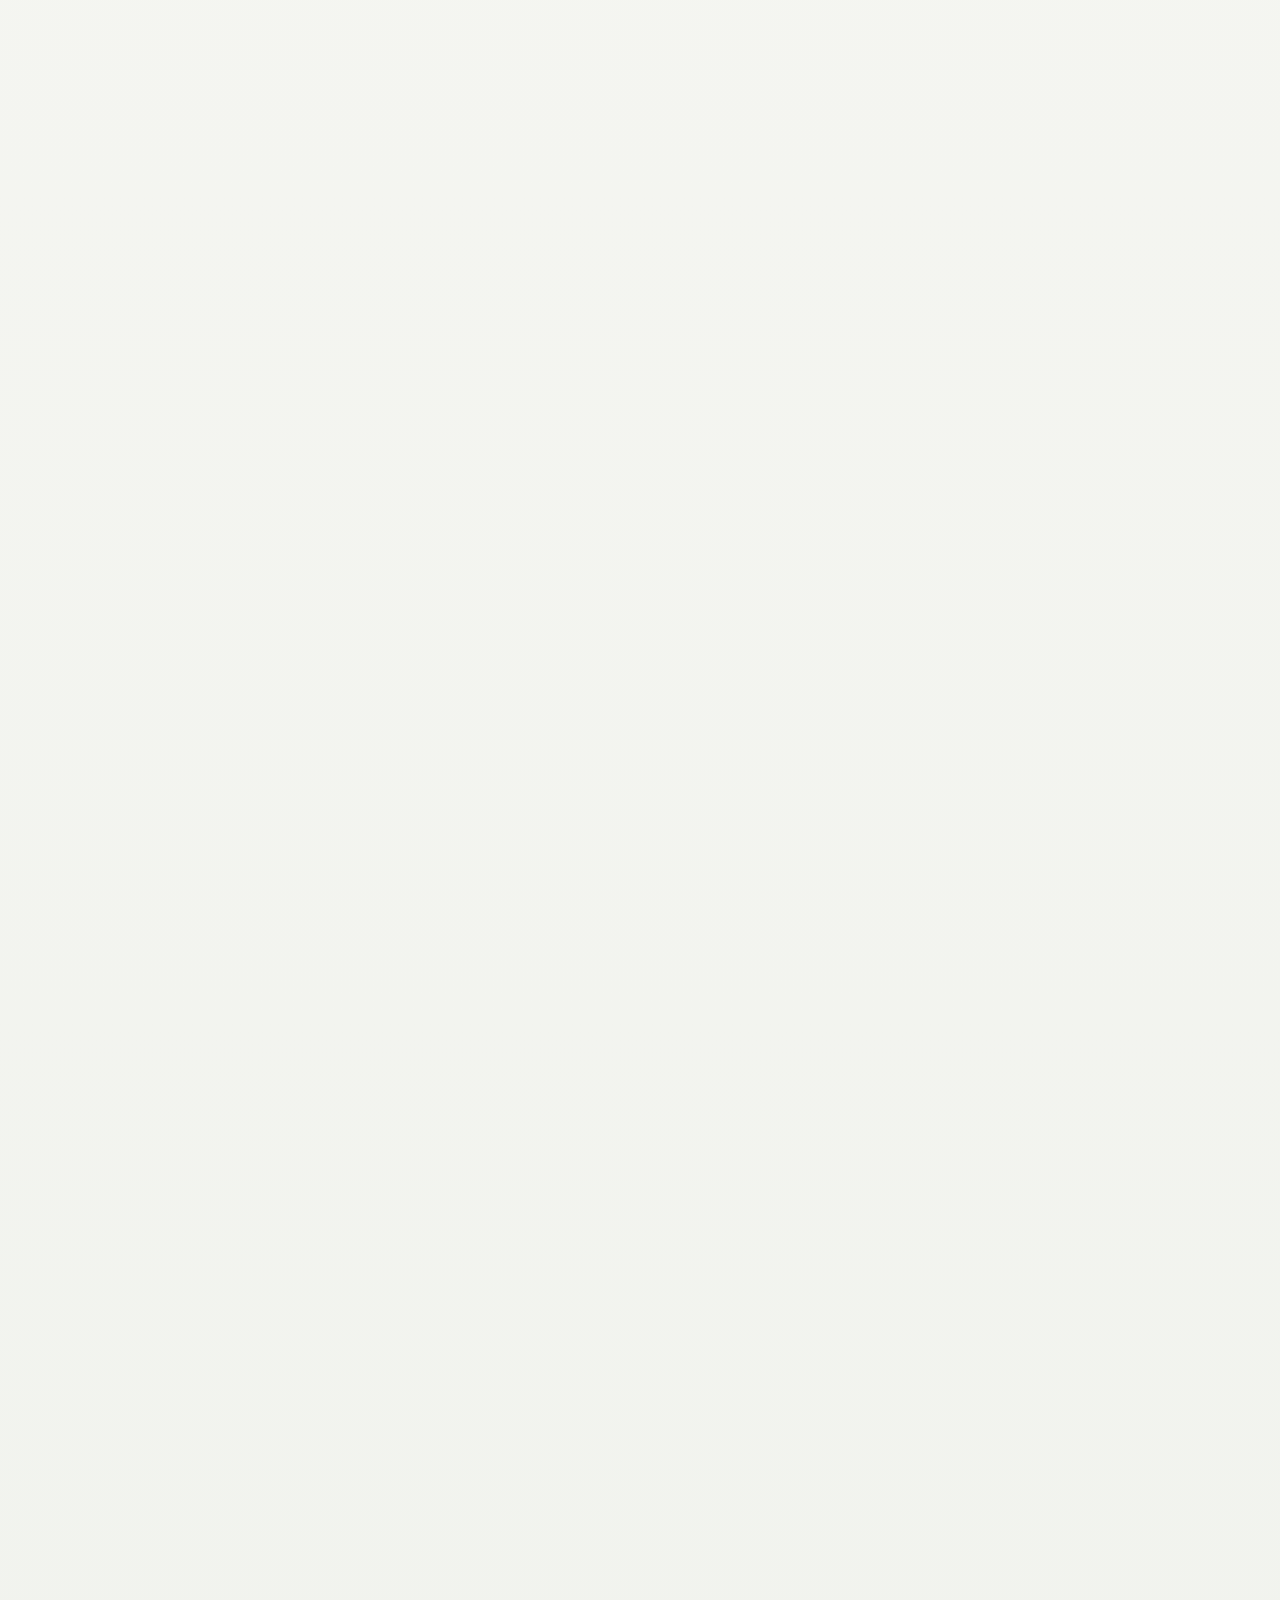
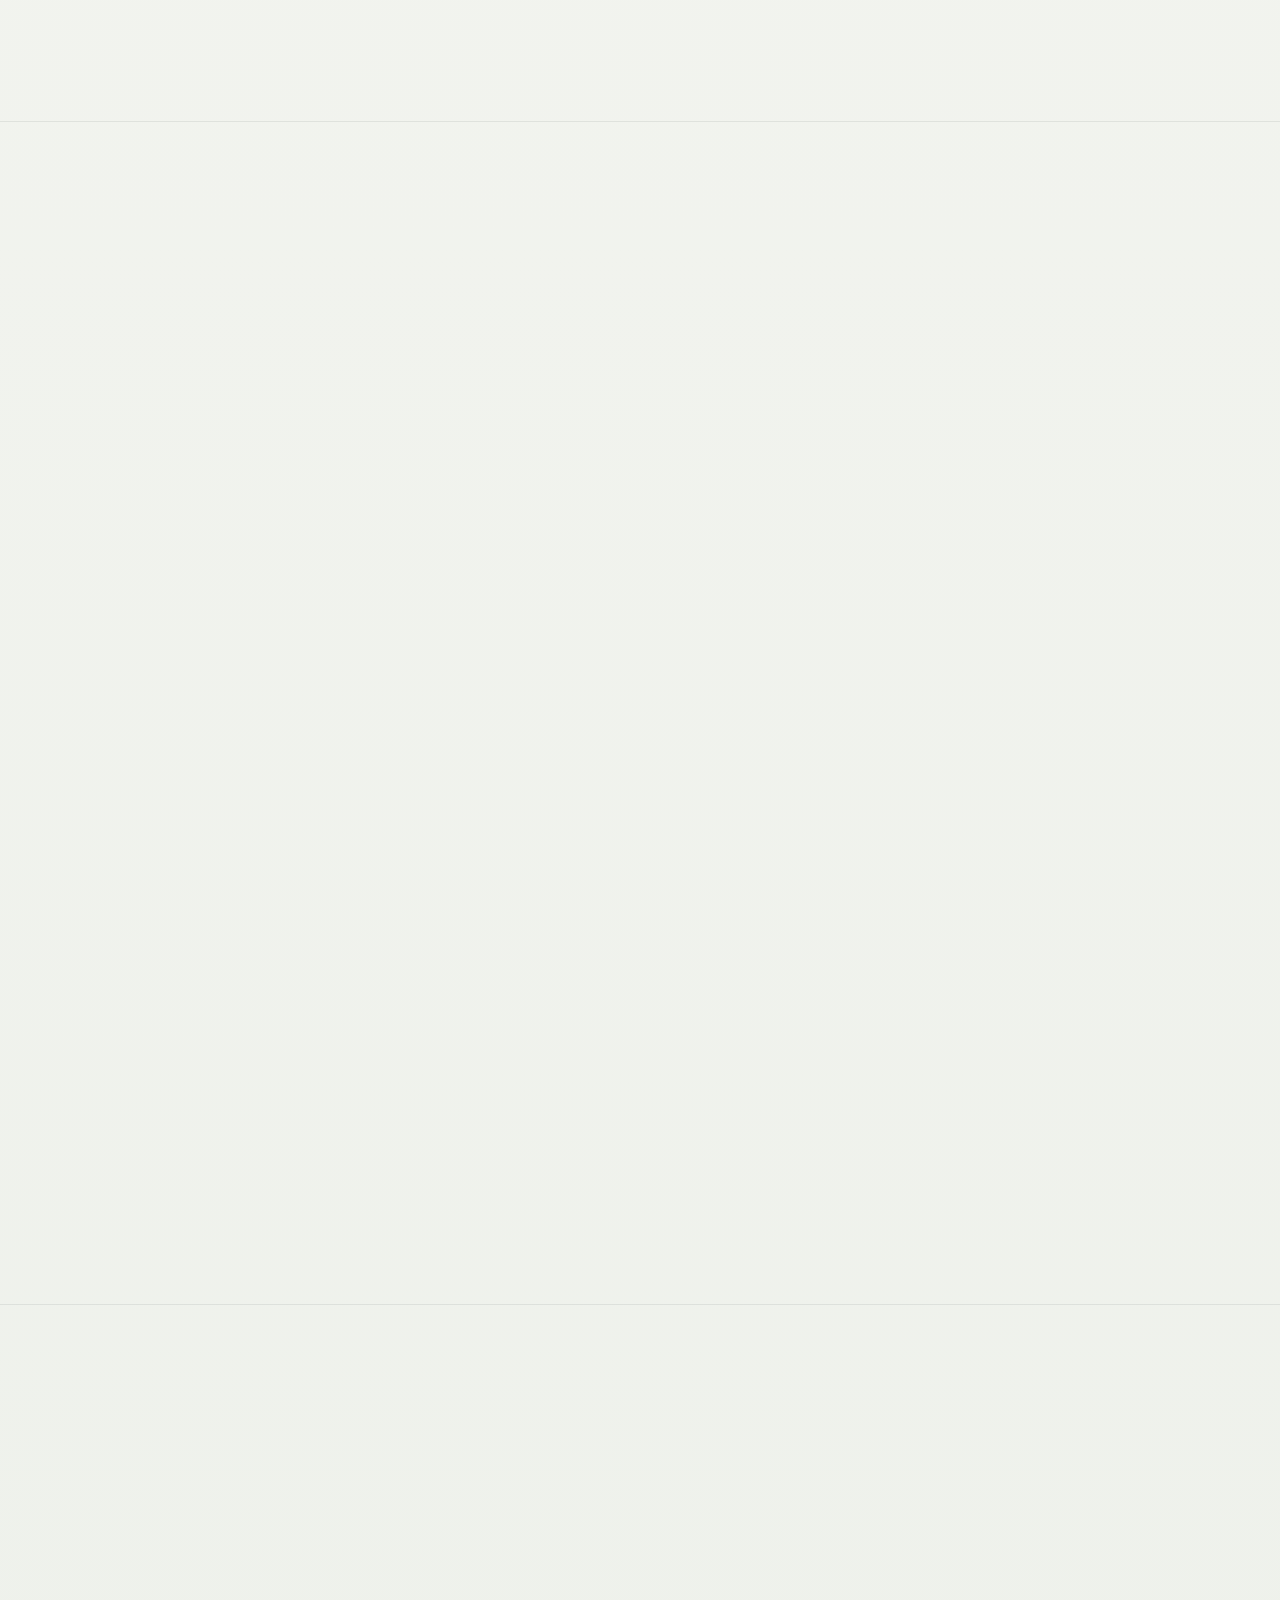
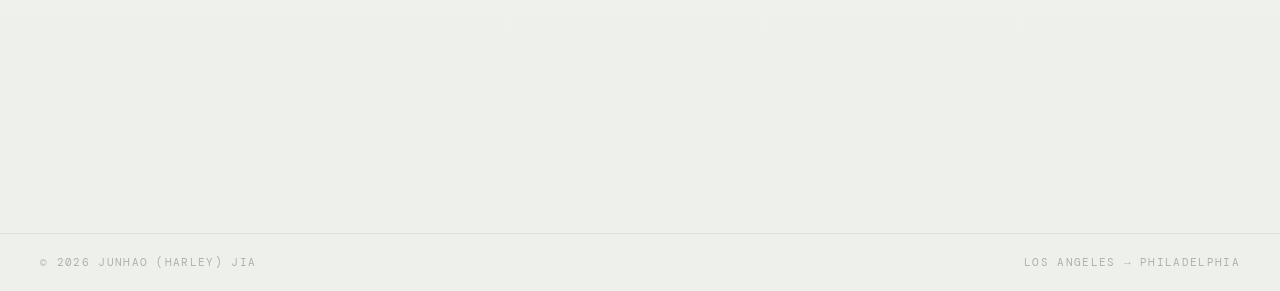
<file: writing.html>
<!DOCTYPE html>
<html lang="en">
  <head>
    <meta charset="UTF-8" />
    <meta http-equiv="refresh" content="0; url=index.html#home" />
    <title>Redirecting...</title>
  </head>
  <body>
    <p><a href="index.html#home">Go to the homepage</a>.</p>
  </body>
</html>
</file>
